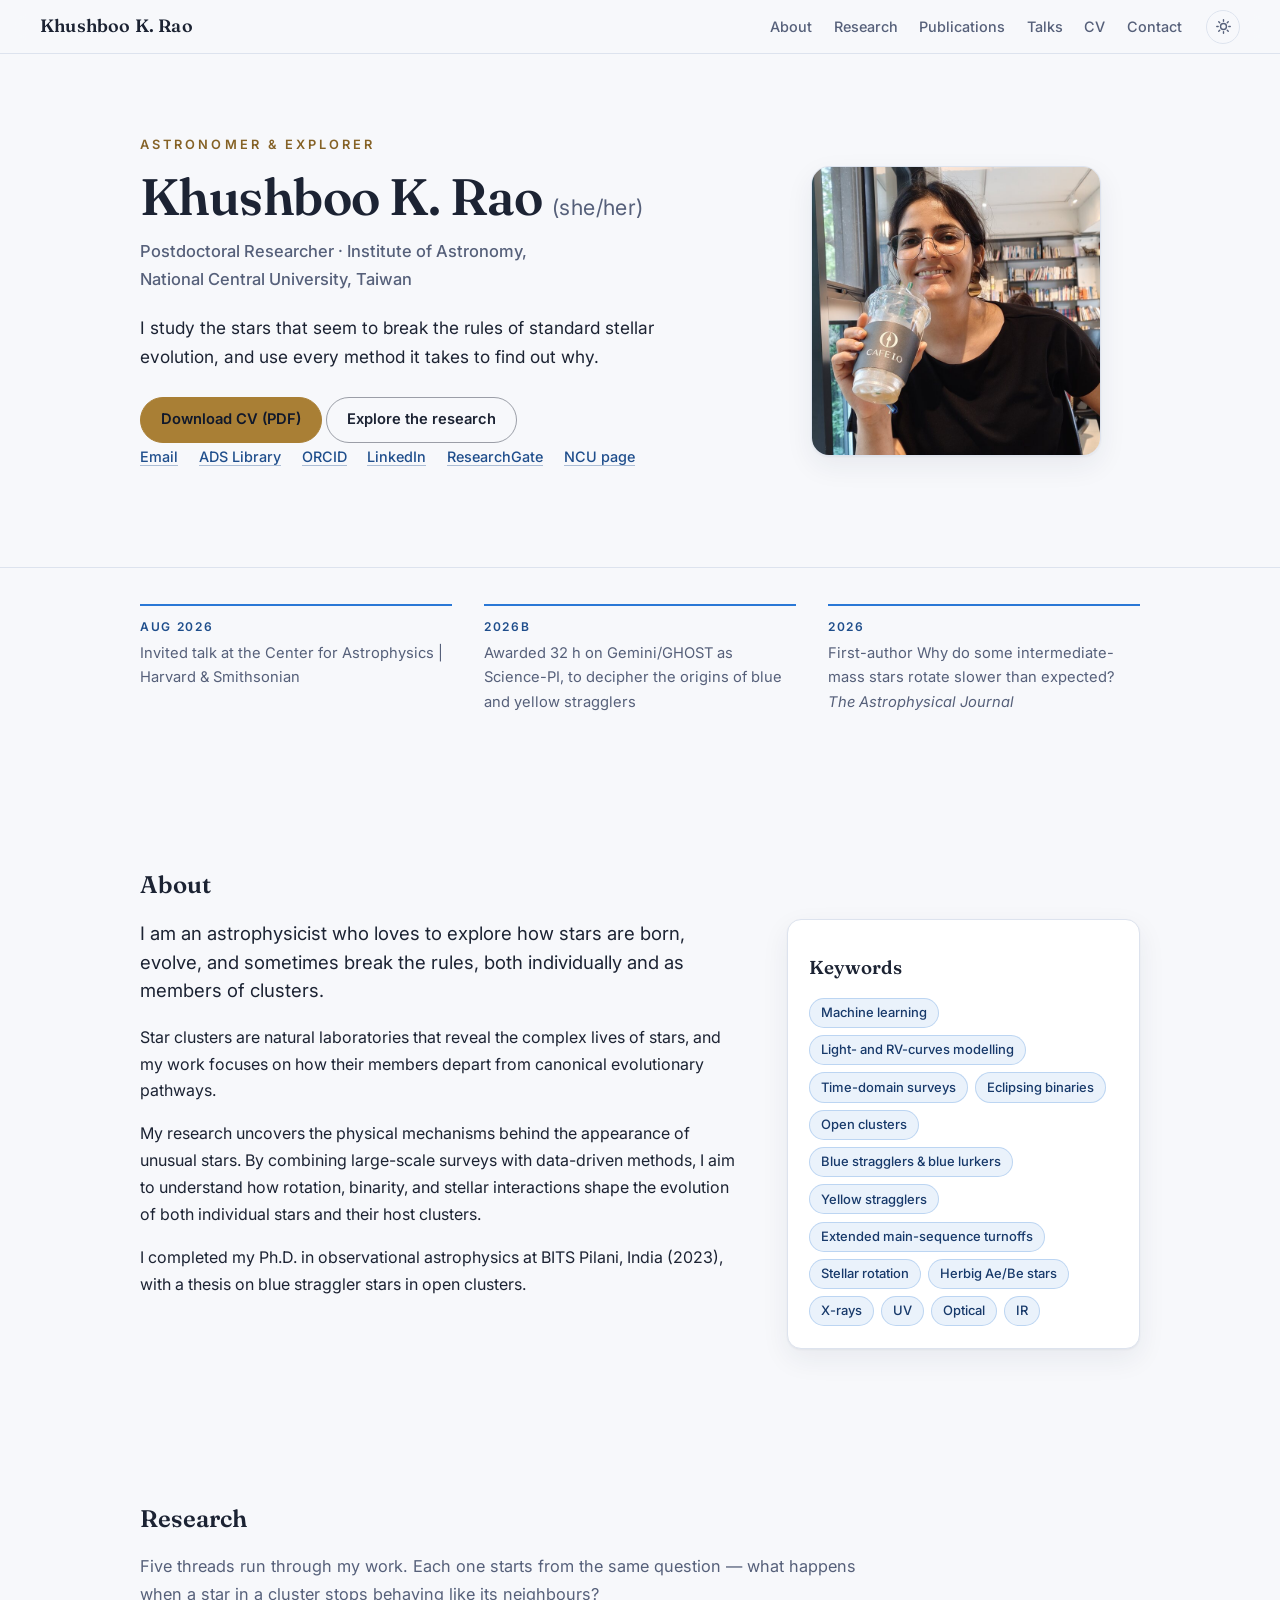
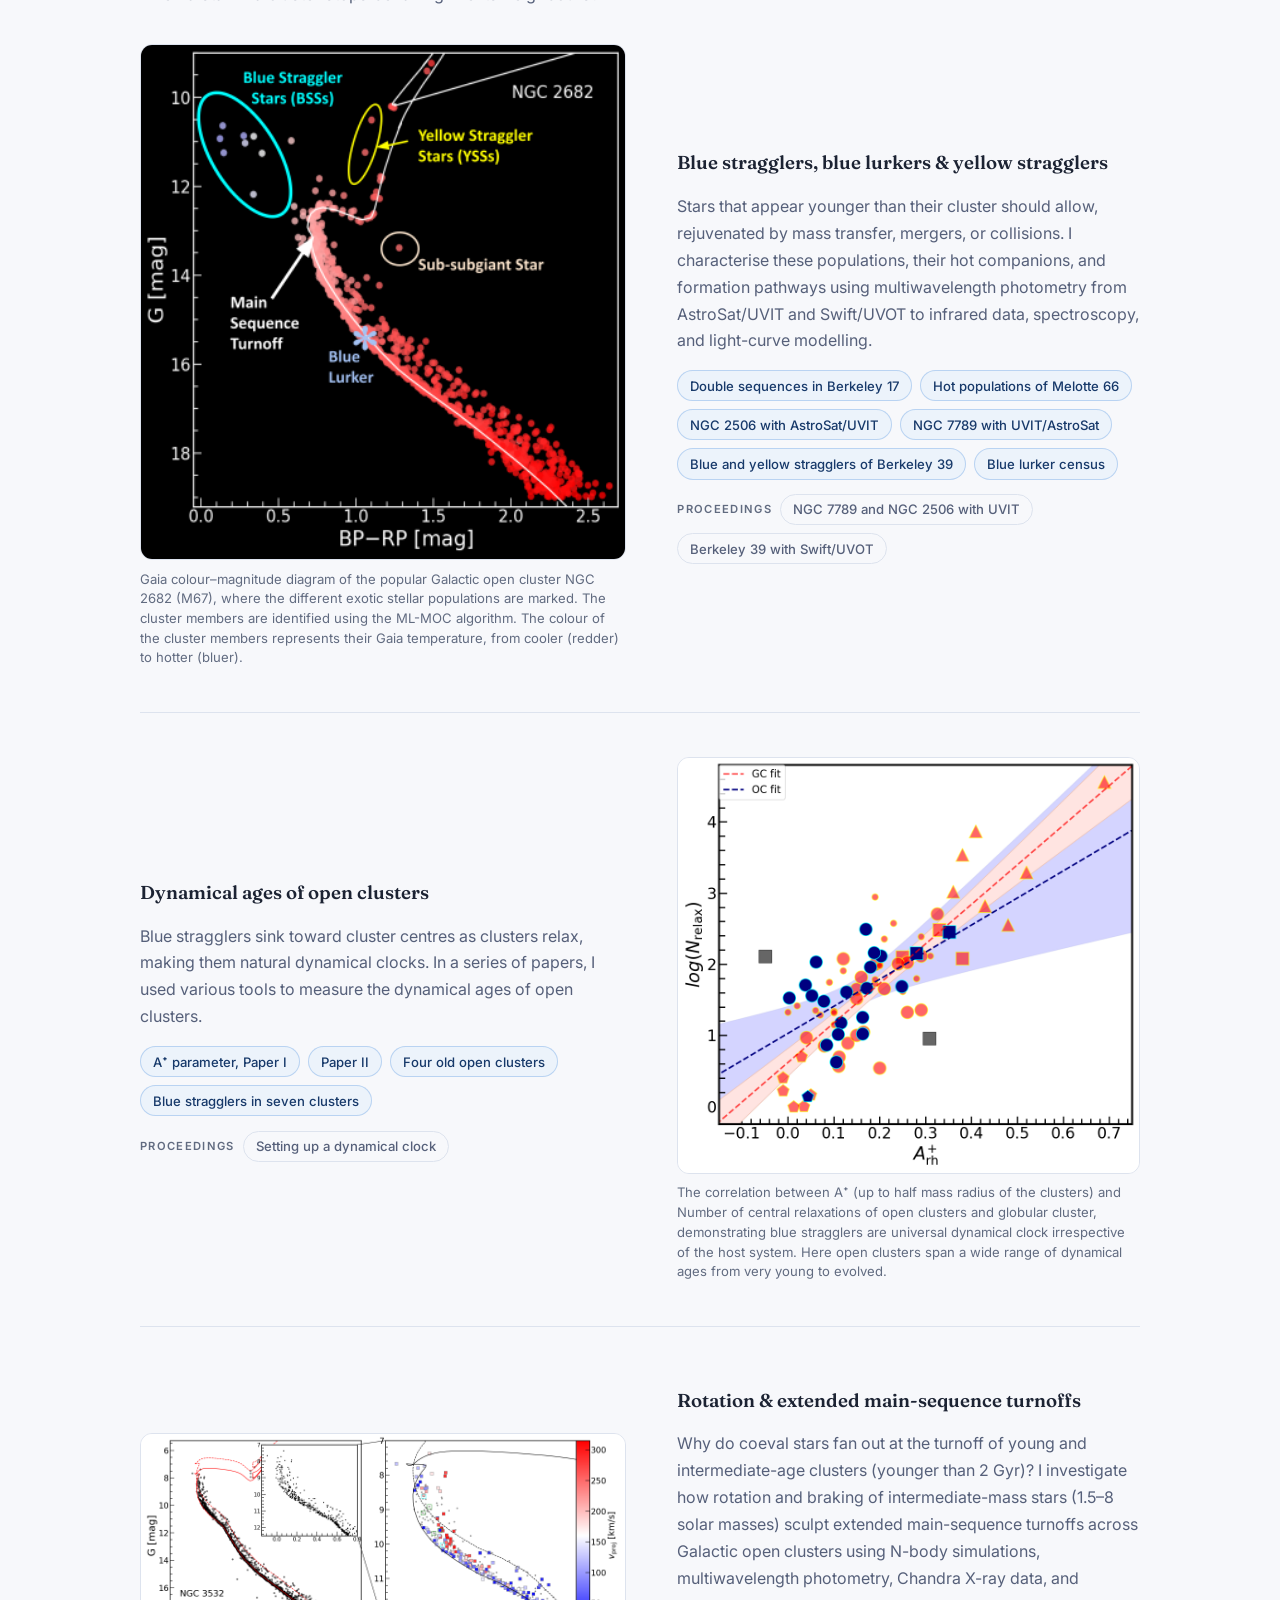
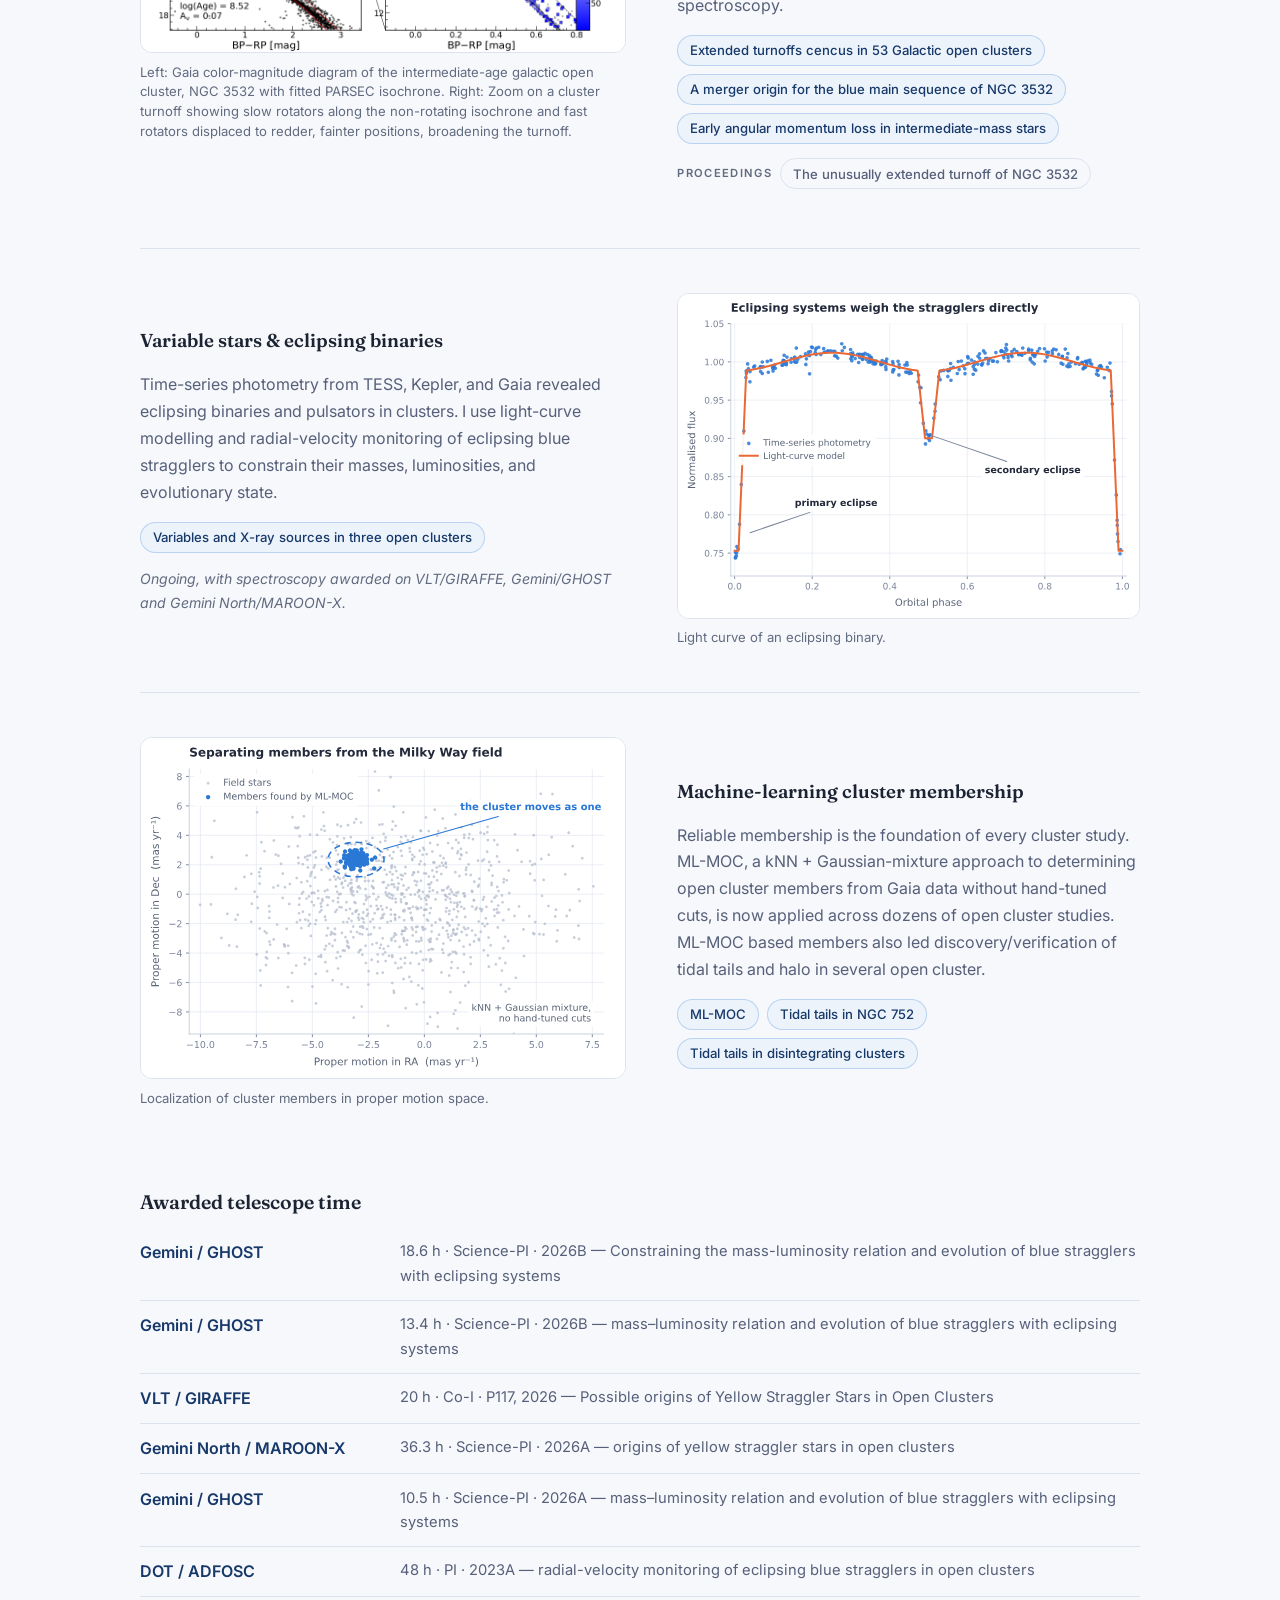
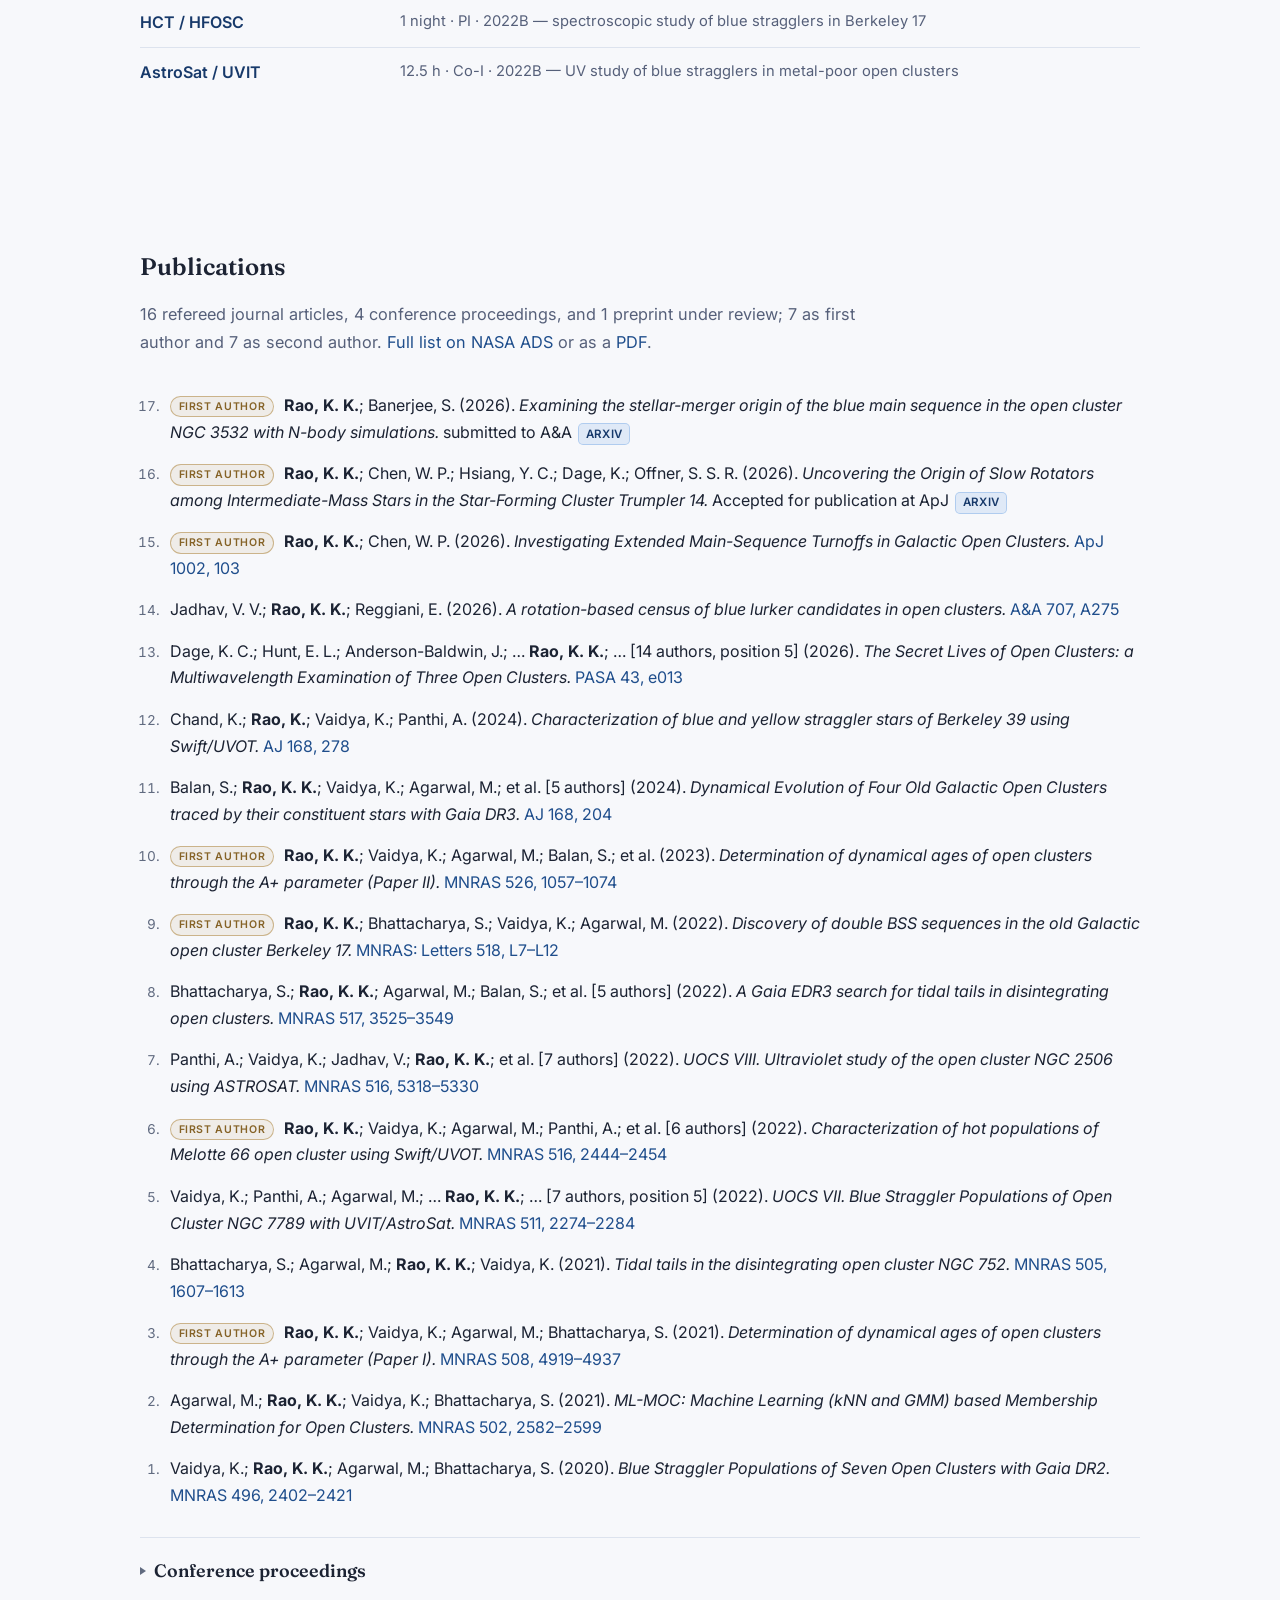
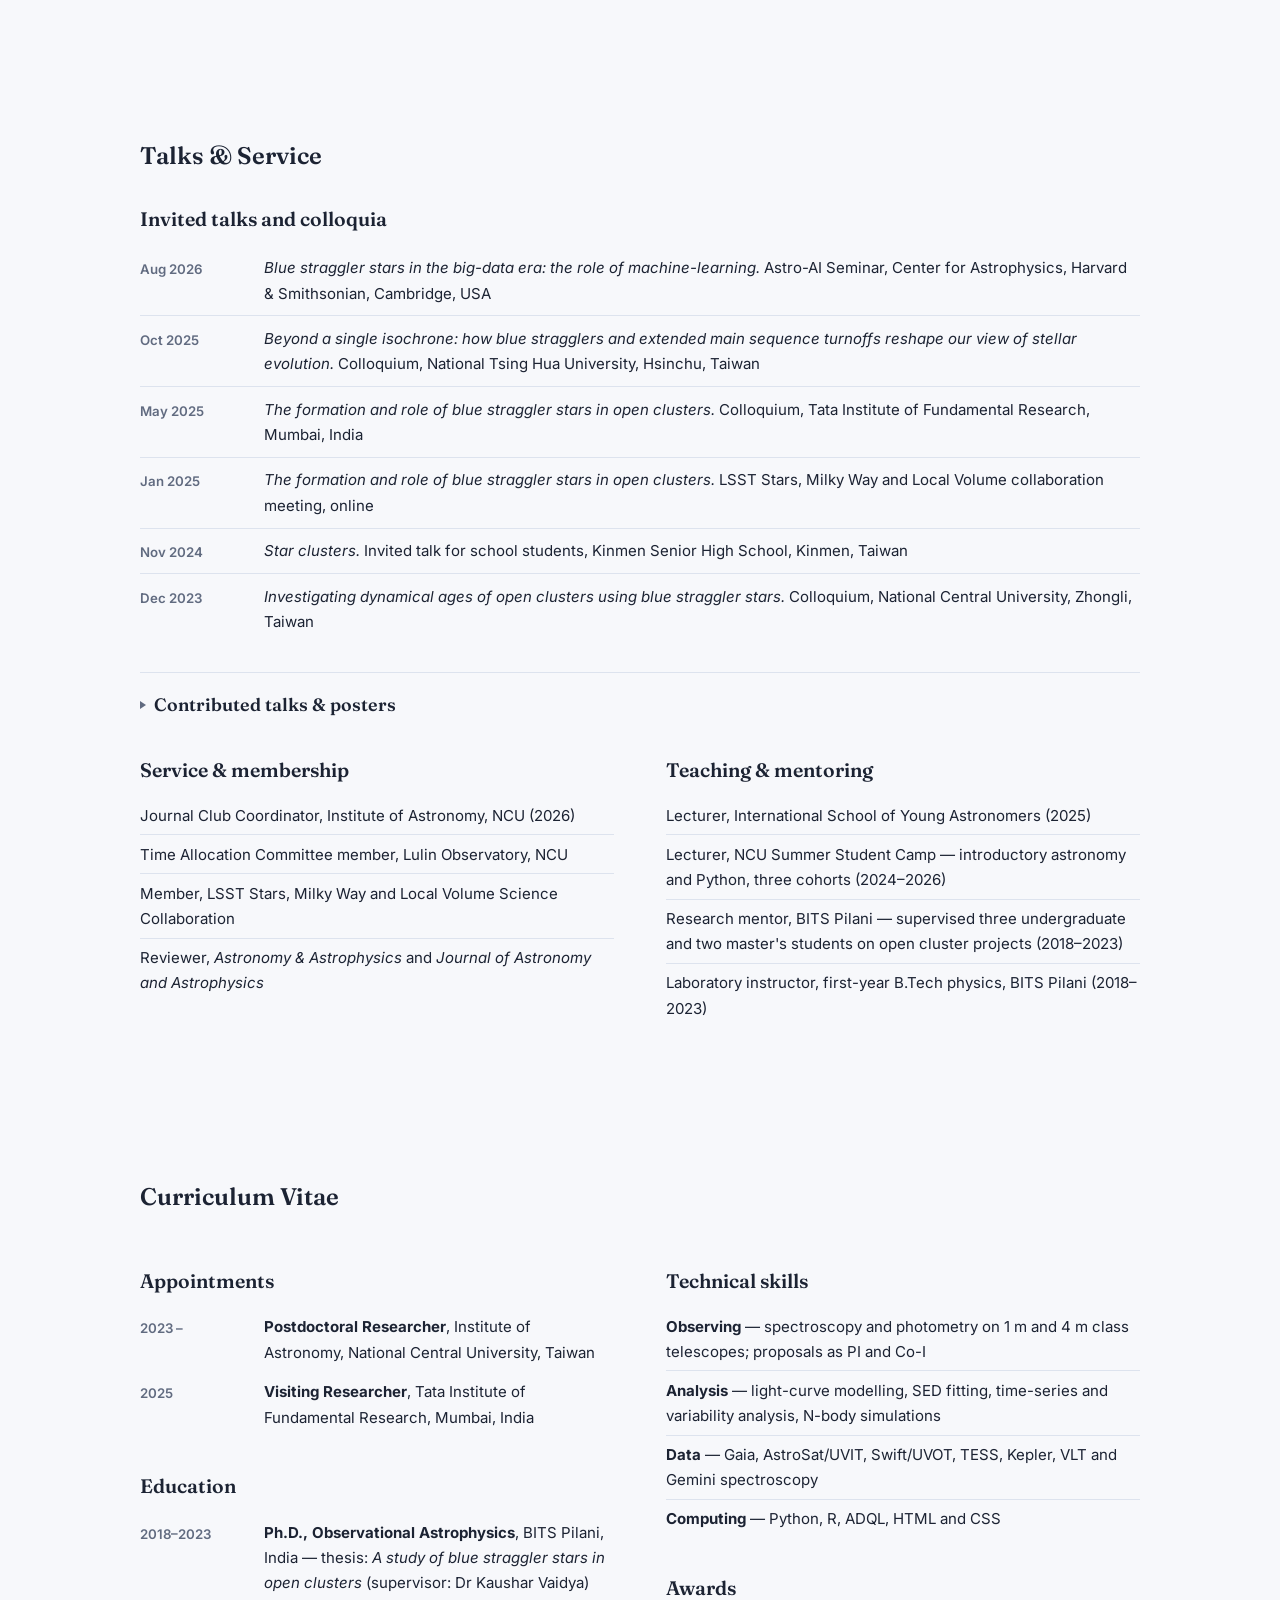
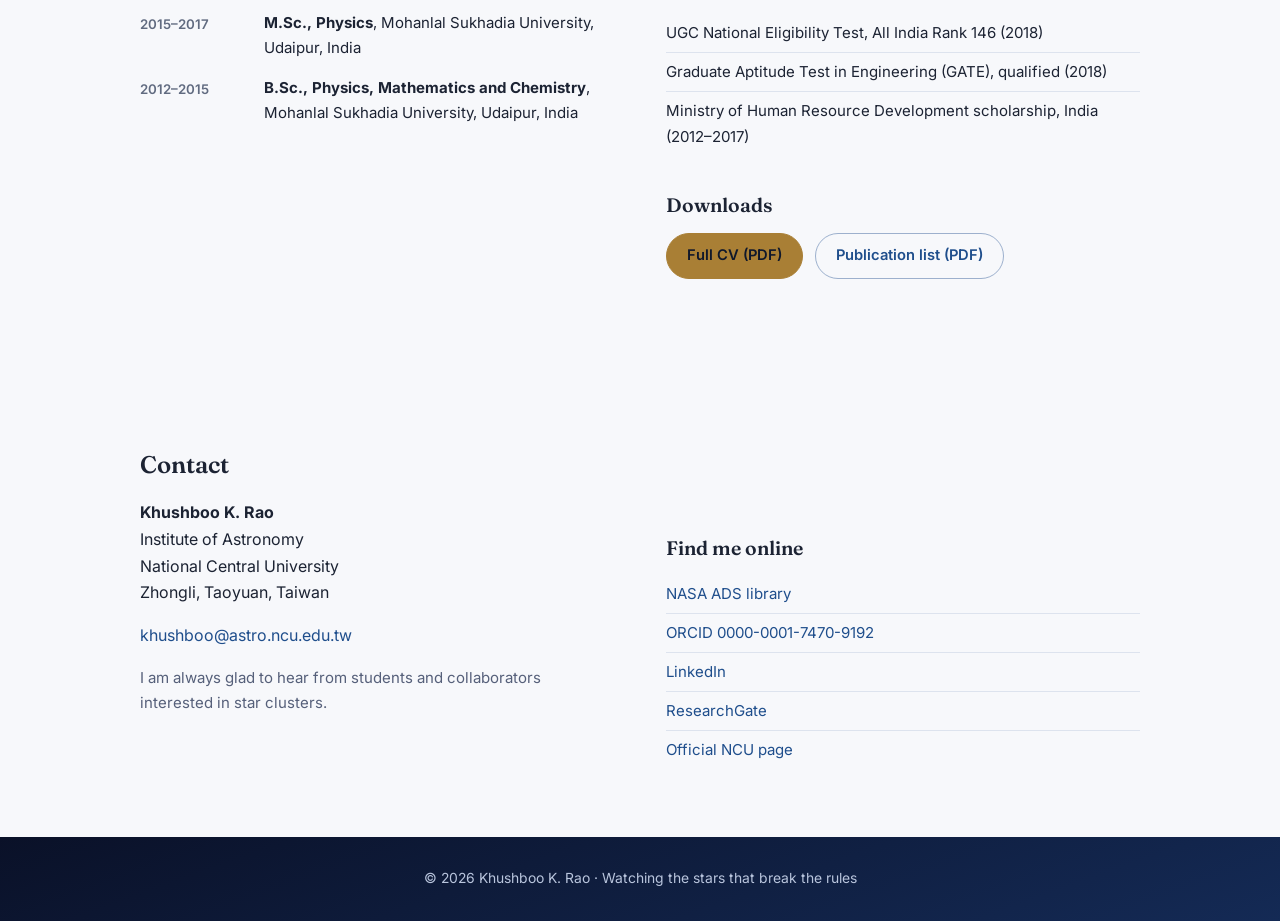
<file: index.html>
<!DOCTYPE html>
<html lang="en">

<head>
    <meta charset="UTF-8">
    <meta name="viewport" content="width=device-width, initial-scale=1.0">
    <title>Khushboo K. Rao — Astrophysicist</title>
    <meta name="description"
        content="Khushboo K. Rao is a postdoctoral researcher at the Institute of Astronomy, National Central University, Taiwan, studying blue stragglers, stellar rotation, and the dynamical evolution of open star clusters.">
    <meta property="og:title" content="Khushboo K. Rao — Astrophysicist">
    <meta property="og:description"
        content="Postdoctoral researcher studying unusual stellar populations in open clusters with photometry, spectroscopy, time-series data, and machine learning.">
    <meta property="og:type" content="website">
    <meta property="og:image" content="images/kk4.jpg">
    <link rel="icon"
        href="data:image/svg+xml,%3Csvg xmlns='http://www.w3.org/2000/svg' viewBox='0 0 100 100'%3E%3Ctext y='.9em' font-size='90'%3E%E2%9C%A6%3C/text%3E%3C/svg%3E">
    <link rel="preconnect" href="https://fonts.googleapis.com">
    <link rel="preconnect" href="https://fonts.gstatic.com" crossorigin>
    <link
        href="https://fonts.googleapis.com/css2?family=Fraunces:opsz,wght@9..144,400;9..144,500;9..144,600;9..144,700&family=Inter:wght@400;500;600&display=swap"
        rel="stylesheet">
    <link rel="stylesheet" href="css/style.css">
    <script>
        // Apply the saved colour scheme before first paint to avoid a flash.
        (function () {
            try {
                var t = localStorage.getItem("theme");
                if (t === "dark" || t === "light") document.documentElement.dataset.theme = t;
            } catch (e) { }
        })();
    </script>
</head>

<body>

    <a class="skip-link" href="#main">Skip to content</a>

    <header class="site-header">
        <a class="brand" href="#top">Khushboo K. Rao</a>
        <nav aria-label="Main navigation">
            <ul>
                <li><a href="#about">About</a></li>
                <li><a href="#research">Research</a></li>
                <li><a href="#publications">Publications</a></li>
                <li><a href="#talks">Talks</a></li>
                <li><a href="#cv">CV</a></li>
                <li><a href="#contact">Contact</a></li>
            </ul>
        </nav>
        <button class="theme-toggle" type="button" aria-label="Switch between light and dark theme">
            <span class="theme-toggle-icon" aria-hidden="true"></span>
        </button>
    </header>

    <main id="main">

        <!-- ============ HERO ============ -->
        <section class="hero" id="top">
            <div class="hero-inner">
                <div class="hero-text">
                    <p class="hero-kicker">Astronomer &amp; Explorer </p>
                    <h1>Khushboo K.&nbsp;Rao <span class="pronouns">(she/her)</span></h1>
                    <p class="hero-role">Postdoctoral Researcher · Institute of Astronomy,<br>
                        National Central University, Taiwan</p>
                    <p class="hero-tagline">
                        I study the stars that seem to break the rules of standard stellar
                        evolution, and use every method it takes to find out why.
                    </p>
                    <div class="hero-actions">
                        <a class="btn btn-primary" href="CV_Khushboo_K_Rao_2026.pdf">Download CV (PDF)</a>
                        <a class="btn btn-ghost" href="#research">Explore the research</a>
                    </div>
                    <ul class="hero-links">
                        <li><a href="mailto:khushboo@astro.ncu.edu.tw">Email</a></li>
                        <li><a href="https://ui.adsabs.harvard.edu/user/libraries/Nw-kWH2KRSO7cpqswQE3GQ">ADS
                                Library</a></li>
                        <li><a href="https://orcid.org/0000-0001-7470-9192">ORCID</a></li>
                        <li><a href="https://www.linkedin.com/in/khushboo-k-rao-787049225/">LinkedIn</a></li>
                        <li><a href="https://www.researchgate.net/profile/Khushboo-K-Rao">ResearchGate</a></li>
                        <li><a href="https://www.astro.ncu.edu.tw/people/researcher_bio_e.php?id=26">NCU page</a></li>
                    </ul>
                </div>
                <figure class="hero-photo">
                    <img src="images/kk4.jpg" alt="Portrait of Khushboo K. Rao"
                        width="760" height="760"> 
                </figure>
            </div>
        </section>

        <!-- ============ RECENT ============ -->
        <section class="recent" aria-label="Recent highlights">
            <ol class="recent-list">
                <li>
                    <span class="recent-date">Aug 2026</span>
                    <span class="recent-body">Invited talk at the Center for Astrophysics |
                        Harvard &amp; Smithsonian</span>
                </li>
                <li>
                    <span class="recent-date">2026B</span>
                    <span class="recent-body">Awarded 32 h on Gemini/GHOST as Science-PI,
                        to decipher the origins of blue and yellow stragglers</span>
                </li>
                <li>
                    <span class="recent-date">2026</span>
                    <span class="recent-body">First-author Why do some intermediate-mass stars rotate slower than expected? <em>The Astrophysical Journal</em></span>
                </li>
            </ol>
        </section>

        <!-- ============ ABOUT ============ -->
        <section id="about" class="section">
            <h2>About</h2>
            <div class="about-grid">
                <div class="about-prose">
                    <p class="lede">
                        I am an astrophysicist who loves to explore how stars are born, evolve, and
                        sometimes break the rules, both individually and as members of clusters.
                    </p>
                    <p>
                        Star clusters are natural laboratories that reveal the complex lives of
                        stars, and my work focuses on how their members depart from canonical
                        evolutionary pathways.
                    </p>
                    <p>
                        My research uncovers the physical mechanisms behind the appearance of unusual stars. By combining large-scale surveys
                        with data-driven methods, I aim to understand how rotation, binarity, and
                        stellar interactions shape the evolution of both individual stars and their
                        host clusters.
                    </p>
                    <p>
                        I completed my Ph.D. in observational astrophysics at BITS Pilani, India
                        (2023), with a thesis on blue straggler stars in open clusters.
                    </p>
                </div>
                <div class="keywords" aria-label="Research keywords">
                    <h3>Keywords</h3>
                    <ul>
                        <li>Machine learning</li>
                        <li>Light- and RV-curves modelling</li>
                        <li>Time-domain surveys</li>
                        <li>Eclipsing binaries</li>
                        <li>Open clusters</li>
                        <li>Blue stragglers &amp; blue lurkers</li>
                        <li>Yellow stragglers</li>
                        <li>Extended main-sequence turnoffs</li>
                        <li>Stellar rotation</li>
                        <li>Herbig Ae/Be stars</li>
                        <li>X-rays</li>
                        <li>UV</li>
                        <li>Optical</li>
                        <li>IR</li>
                    </ul>
                </div>
            </div>
        </section>

        <!-- ============ RESEARCH ============ -->
        <section id="research" class="section section-alt">
            <h2>Research</h2>
            <p class="section-lead">
                Five threads run through my work. Each one starts from the same question — what
                happens when a star in a cluster stops behaving like its neighbours?
            </p>

            <article class="research-item">
                <figure class="research-figure">
                    <picture>
                        <source data-dark srcset="images/figures/cluster_cmd.png"
                            media="(prefers-color-scheme: dark)">
                        <img src="images/figures/cluster_cmd.png" loading="lazy"
                            width="384" height="408"
                            alt="Gaia colour–magnitude diagram of the open cluster NGC 2682 (M67), with the blue stragglers, yellow stragglers, a blue lurker, a sub-subgiant star and the main-sequence turnoff labelled.">
                    </picture>
                    <figcaption>Gaia colour–magnitude diagram of the popular Galactic open cluster NGC 2682 (M67), where the different exotic stellar populations are marked. The cluster members are identified using the ML-MOC algorithm. The colour of the cluster members represents their Gaia temperature, from cooler (redder) to hotter (bluer).</figcaption>
                </figure>
                <div class="research-body">
                    <h3>Blue stragglers, blue lurkers &amp; yellow stragglers</h3>
                    <p>
                        Stars that appear younger than their cluster should allow, rejuvenated by
                        mass transfer, mergers, or collisions. I characterise these populations,
                        their hot companions, and formation pathways using multiwavelength
                        photometry from AstroSat/UVIT and Swift/UVOT to infrared data, spectroscopy,
                        and light-curve modelling.
                    </p>
                    <p class="research-links">
                        <a href="https://doi.org/10.1093/mnrasl/slac122">Double sequences in Berkeley 17</a>
                        <a href="https://doi.org/10.1093/mnras/stac2241">Hot populations of Melotte 66</a>
                        <a href="https://doi.org/10.1093/mnras/stac2421">NGC 2506 with AstroSat/UVIT</a>
                        <a href="https://doi.org/10.1093/mnras/stac207">NGC 7789 with UVIT/AstroSat</a>
                        <a href="https://doi.org/10.3847/1538-3881/ad85d2">Blue and yellow stragglers of
                            Berkeley 39</a>
                        <a href="https://doi.org/10.1051/0004-6361/202558188">Blue lurker census</a>
                    </p>
                    <p class="research-links research-links-conf">
                        <span class="research-links-label">Proceedings</span>
                        <a href="https://popups.uliege.be/0037-9565/index.php?id=11667">NGC 7789 and NGC 2506
                            with UVIT</a>
                        <a href="https://arxiv.org/abs/2308.06195">Berkeley 39 with Swift/UVOT</a>
                    </p>
                </div>
            </article>

            <article class="research-item">
                <figure class="research-figure">
                    <picture>
                        <source data-dark srcset="images/figures/A_plus_ref-vs-log_N_trc_paper_plot.png"
                            media="(prefers-color-scheme: dark)">
                        <img src="images/figures/A_plus_ref-vs-log_N_trc_paper_plot.png" loading="lazy"
                            alt="Cumulative radial distributions of blue stragglers and a reference population, with the area between the two curves shaded to show the A-plus parameter.">
                    </picture>
                    <figcaption>The correlation between A⁺ (up to half mass radius of the clusters) and Number of central relaxations of open clusters and globular cluster, demonstrating blue stragglers are universal dynamical clock irrespective of the host system. Here open clusters span a wide range of dynamical ages from very young to evolved.</figcaption>
                </figure>
                <div class="research-body">
                    <h3>Dynamical ages of open clusters</h3>
                    <p>
                        Blue stragglers sink toward cluster centres as clusters relax, making them
                        natural dynamical clocks. In a series of papers, I used various tools to measure the dynamical ages of open clusters.
                    </p>
                    <p class="research-links">
                        <a href="https://doi.org/10.1093/mnras/stab2894">A⁺ parameter, Paper I</a>
                        <a href="https://doi.org/10.1093/mnras/stad2587">Paper II</a>
                        <a href="https://doi.org/10.3847/1538-3881/ad7a72">Four old open clusters</a>
                        <a href="https://doi.org/10.1093/mnras/staa1667">Blue stragglers in seven
                            clusters</a>
                    </p>
                    <p class="research-links research-links-conf">
                        <span class="research-links-label">Proceedings</span>
                        <a href="https://popups.uliege.be/0037-9565/index.php?id=11676">Setting up a
                            dynamical clock</a>
                    </p>
                </div>
            </article>

            <article class="research-item">
                <figure class="research-figure">
                    <picture>
                        <source data-dark srcset="images/figures/NGC_3532_DR_corr_CMD_inset_multiplot.png"
                            media="(prefers-color-scheme: dark)">
                        <img src="images/figures/NGC_3532_DR_corr_CMD_inset_multiplot.png" loading="lazy"
                            alt="Left: Gaia color-magnitude diagram of the intermediate-age galactic open cluster, NGC 3532 with fitted PARSEC isochrone. Right: Zoom on a cluster turnoff showing slow rotators along the non-rotating isochrone and fast rotators displaced to redder, fainter positions, broadening the turnoff.">
                    </picture>
                    <figcaption>Left: Gaia color-magnitude diagram of the intermediate-age galactic open cluster, NGC 3532 with fitted PARSEC isochrone. Right: Zoom on a cluster turnoff showing slow rotators along the non-rotating isochrone and fast rotators displaced to redder, fainter positions, broadening the turnoff.</figcaption>
                </figure>
                <div class="research-body">
                    <h3>Rotation &amp; extended main-sequence turnoffs</h3>
                    <p>
                        Why do coeval stars fan out at the turnoff of young and intermediate-age
                        clusters (younger than 2 Gyr)? I investigate how rotation and braking of
                        intermediate-mass stars (1.5–8 solar masses) sculpt extended main-sequence
                        turnoffs across Galactic open clusters using N-body simulations,
                        multiwavelength photometry, Chandra X-ray data, and spectroscopy.
                    </p>
                    <p class="research-links">
                        <a href="https://doi.org/10.3847/1538-4357/ae5b9e">Extended turnoffs cencus in 53 Galactic open
                            clusters</a>
                        <a href="https://arxiv.org/abs/2607.18681">A merger origin for the blue main
                            sequence of NGC 3532</a>
			<a href="https://arxiv.org/abs/2609.11053"> Early angular momentum loss in intermediate-mass stars</a>
                    </p>
                    <p class="research-links research-links-conf">
                        <span class="research-links-label">Proceedings</span>
                        <a href="https://arxiv.org/abs/2512.05458">The unusually extended turnoff of
                            NGC 3532</a>
                    </p>
                </div>
            </article>

            <article class="research-item">
                <figure class="research-figure">
                    <picture>
                        <source data-dark srcset="images/figures/eclipse-dark.svg"
                            media="(prefers-color-scheme: dark)">
                        <img src="images/figures/eclipse-light.svg" loading="lazy"
                            alt="Phase-folded light curve of an eclipsing binary showing a deep primary eclipse, a shallower secondary eclipse, and a fitted model.">
                    </picture>
                    <figcaption>Light curve of an eclipsing binary.</figcaption>
                </figure>
                <div class="research-body">
                    <h3>Variable stars &amp; eclipsing binaries</h3>
                    <p>
                        Time-series photometry from TESS, Kepler, and Gaia revealed eclipsing
                        binaries and pulsators in clusters. I use light-curve modelling and
                        radial-velocity monitoring of eclipsing blue stragglers to constrain their
                        masses, luminosities, and evolutionary state.
                    </p>
                    <p class="research-links">
                        <a href="https://doi.org/10.1017/pasa.2026.10150">Variables and X-ray sources in
                            three open clusters</a>
                    </p>
                    <p class="research-note">
                        Ongoing, with spectroscopy awarded on VLT/GIRAFFE, Gemini/GHOST and
                        Gemini North/MAROON-X.
                    </p>
                </div>
            </article>

            <article class="research-item">
                <figure class="research-figure">
                    <picture>
                        <source data-dark srcset="images/figures/membership-dark.svg"
                            media="(prefers-color-scheme: dark)">
                        <img src="images/figures/membership-light.svg" loading="lazy"
                            alt="Proper-motion diagram in which a tight clump of cluster members is separated from a broad scatter of Milky Way field stars.">
                    </picture>
                    <figcaption>Localization of cluster members in proper motion space.
                    </figcaption>
                </figure>
                <div class="research-body">
                    <h3>Machine-learning cluster membership</h3>
                    <p>
                        Reliable membership is the foundation of every cluster study. ML-MOC, a
                        kNN + Gaussian-mixture approach to determining open cluster members from
                        Gaia data without hand-tuned cuts, is now applied across dozens of open cluster
                        studies. ML-MOC based members also led discovery/verification of tidal
                        tails and halo in several open cluster.
                    </p>
                    <p class="research-links">
                        <a href="https://doi.org/10.1093/mnras/stab118">ML-MOC</a>
                        <a href="https://doi.org/10.1093/mnras/stab1404">Tidal tails in NGC 752</a>
                        <a href="https://doi.org/10.1093/mnras/stac2906">Tidal tails in disintegrating
                            clusters</a>
                    </p>
                </div>
            </article>

            <h3 class="subheading">Awarded telescope time</h3>
            <ul class="telescope-list">
                <li>
                    <span class="tel-facility">Gemini / GHOST</span>
                    <span class="tel-detail">18.6 h · Science-PI · 2026B — Constraining the mass-luminosity relation and evolution of blue stragglers with eclipsing systems </span>
                </li>
                <li>
                    <span class="tel-facility">Gemini / GHOST</span>
                    <span class="tel-detail">13.4 h · Science-PI · 2026B — mass–luminosity relation and evolution of
                        blue stragglers with eclipsing systems</span>
                </li>
                <li>
                    <span class="tel-facility">VLT / GIRAFFE</span>
                    <span class="tel-detail">20 h · Co-I · P117, 2026 — Possible origins of Yellow Straggler Stars in Open Clusters </span>
                </li>
                <li>
                    <span class="tel-facility">Gemini North / MAROON-X</span>
                    <span class="tel-detail">36.3 h · Science-PI · 2026A — origins of yellow straggler stars in open
                        clusters</span>
                </li>
                <li>
                    <span class="tel-facility">Gemini / GHOST</span>
                    <span class="tel-detail">10.5 h · Science-PI · 2026A — mass–luminosity relation and evolution of
                        blue stragglers with eclipsing systems</span>
                </li>
                <li>
                    <span class="tel-facility">DOT / ADFOSC</span>
                    <span class="tel-detail">48 h · PI · 2023A — radial-velocity monitoring of eclipsing blue
                        stragglers in open clusters</span>
                </li>
                <li>
                    <span class="tel-facility">HCT / HFOSC</span>
                    <span class="tel-detail">1 night · PI · 2022B — spectroscopic study of blue stragglers in
                        Berkeley 17</span>
                </li>
                <li>
                    <span class="tel-facility">AstroSat / UVIT</span>
                    <span class="tel-detail">12.5 h · Co-I · 2022B — UV study of blue stragglers in metal-poor open
                        clusters</span>
                </li>
            </ul>
        </section>

        <!-- ============ PUBLICATIONS ============ -->
        <section id="publications" class="section">
            <h2>Publications</h2>
            <p class="section-lead">
                16 refereed journal articles, 4 conference proceedings, and 1 preprint under
                review; 7 as first author and 7 as second author.
                <a href="https://ui.adsabs.harvard.edu/user/libraries/Nw-kWH2KRSO7cpqswQE3GQ">Full list on NASA ADS</a>
                or as a <a href="Khushboo_List_of_Publications.pdf">PDF</a>.
            </p>

            <ol class="publist" reversed>
                <li><span class="firstauthor-badge">first author</span>
                    <strong>Rao, K. K.</strong>; Banerjee, S. (2026).
                    <em>Examining the stellar-merger origin of the blue main sequence in the open cluster
                        NGC 3532 with N-body simulations.</em>
                    submitted to A&A <a class="pub-link" href="https://arxiv.org/abs/2607.18681">arXiv</a>
                </li>
		<li><span class="firstauthor-badge">first author</span>
                    <strong>Rao, K. K.</strong>; Chen, W. P.; Hsiang, Y. C.; Dage, K.; Offner, S. S. R. (2026).
                    <em>Uncovering the Origin of Slow Rotators among Intermediate-Mass Stars in the Star-Forming Cluster Trumpler 14.</em>
                    Accepted for publication at ApJ <a class="pub-link" href="https://arxiv.org/abs/2609.11053">arXiv</a>
                </li>
                <li><span class="firstauthor-badge">first author</span>
                    <strong>Rao, K. K.</strong>; Chen, W. P. (2026).
                    <em>Investigating Extended Main-Sequence Turnoffs in Galactic Open Clusters.</em>
                    <a href="https://doi.org/10.3847/1538-4357/ae5b9e">ApJ 1002, 103</a>
                </li>
                <li>Jadhav, V. V.; <strong>Rao, K. K.</strong>; Reggiani, E. (2026).
                    <em>A rotation-based census of blue lurker candidates in open clusters.</em>
                    <a href="https://doi.org/10.1051/0004-6361/202558188">A&amp;A 707, A275</a>
                </li>
                <li>Dage, K. C.; Hunt, E. L.; Anderson-Baldwin, J.; … <strong>Rao, K. K.</strong>; …
                    [14 authors, position 5] (2026).
                    <em>The Secret Lives of Open Clusters: a Multiwavelength Examination of Three Open
                        Clusters.</em> <a href="https://doi.org/10.1017/pasa.2026.10150">PASA 43, e013</a>
                </li>
                <li>Chand, K.; <strong>Rao, K.</strong>; Vaidya, K.; Panthi, A. (2024).
                    <em>Characterization of blue and yellow straggler stars of Berkeley 39 using
                        Swift/UVOT.</em> <a href="https://doi.org/10.3847/1538-3881/ad85d2">AJ 168, 278</a>
                </li>
                <li>Balan, S.; <strong>Rao, K. K.</strong>; Vaidya, K.; Agarwal, M.; et al. [5 authors] (2024).
                    <em>Dynamical Evolution of Four Old Galactic Open Clusters traced by their constituent
                        stars with Gaia DR3.</em> <a href="https://doi.org/10.3847/1538-3881/ad7a72">AJ 168, 204</a>
                </li>
                <li><span class="firstauthor-badge">first author</span>
                    <strong>Rao, K. K.</strong>; Vaidya, K.; Agarwal, M.; Balan, S.; et al. (2023).
                    <em>Determination of dynamical ages of open clusters through the A+ parameter
                        (Paper II).</em> <a href="https://doi.org/10.1093/mnras/stad2587">MNRAS 526, 1057–1074</a>
                </li>
                <li><span class="firstauthor-badge">first author</span>
                    <strong>Rao, K. K.</strong>; Bhattacharya, S.; Vaidya, K.; Agarwal, M. (2022).
                    <em>Discovery of double BSS sequences in the old Galactic open cluster
                        Berkeley 17.</em> <a href="https://doi.org/10.1093/mnrasl/slac122">MNRAS: Letters 518, L7–L12</a>
                </li>
                <li>Bhattacharya, S.; <strong>Rao, K. K.</strong>; Agarwal, M.; Balan, S.; et al. [5 authors] (2022).
                    <em>A Gaia EDR3 search for tidal tails in disintegrating open clusters.</em>
                    <a href="https://doi.org/10.1093/mnras/stac2906">MNRAS 517, 3525–3549</a>
                </li>
                <li>Panthi, A.; Vaidya, K.; Jadhav, V.; <strong>Rao, K. K.</strong>; et al. [7 authors] (2022).
                    <em>UOCS VIII. Ultraviolet study of the open cluster NGC 2506 using ASTROSAT.</em>
                    <a href="https://doi.org/10.1093/mnras/stac2421">MNRAS 516, 5318–5330</a>
                </li>
                <li><span class="firstauthor-badge">first author</span>
                    <strong>Rao, K. K.</strong>; Vaidya, K.; Agarwal, M.; Panthi, A.; et al. [6 authors] (2022).
                    <em>Characterization of hot populations of Melotte 66 open cluster using
                        Swift/UVOT.</em> <a href="https://doi.org/10.1093/mnras/stac2241">MNRAS 516, 2444–2454</a>
                </li>
                <li>Vaidya, K.; Panthi, A.; Agarwal, M.; … <strong>Rao, K. K.</strong>; … [7 authors, position 5]
                    (2022).
                    <em>UOCS VII. Blue Straggler Populations of Open Cluster NGC 7789 with
                        UVIT/AstroSat.</em> <a href="https://doi.org/10.1093/mnras/stac207">MNRAS 511, 2274–2284</a>
                </li>
                <li>Bhattacharya, S.; Agarwal, M.; <strong>Rao, K. K.</strong>; Vaidya, K. (2021).
                    <em>Tidal tails in the disintegrating open cluster NGC 752.</em>
                    <a href="https://doi.org/10.1093/mnras/stab1404">MNRAS 505, 1607–1613</a>
                </li>
                <li><span class="firstauthor-badge">first author</span>
                    <strong>Rao, K. K.</strong>; Vaidya, K.; Agarwal, M.; Bhattacharya, S. (2021).
                    <em>Determination of dynamical ages of open clusters through the A+ parameter
                        (Paper I).</em> <a href="https://doi.org/10.1093/mnras/stab2894">MNRAS 508, 4919–4937</a>
                </li>
                <li>Agarwal, M.; <strong>Rao, K. K.</strong>; Vaidya, K.; Bhattacharya, S. (2021).
                    <em>ML-MOC: Machine Learning (kNN and GMM) based Membership Determination for Open
                        Clusters.</em> <a href="https://doi.org/10.1093/mnras/stab118">MNRAS 502, 2582–2599</a>
                </li>
                <li>Vaidya, K.; <strong>Rao, K. K.</strong>; Agarwal, M.; Bhattacharya, S. (2020).
                    <em>Blue Straggler Populations of Seven Open Clusters with Gaia DR2.</em>
                    <a href="https://doi.org/10.1093/mnras/staa1667">MNRAS 496, 2402–2421</a>
                </li>
            </ol>

            <details class="pub-details">
                <summary><span class="summary-label">Conference proceedings</span></summary>
                <ol class="publist" reversed>
                    <li><strong>Rao, K. K.</strong>; Chen, W. (2025).
                        <em>Investigating Unusually Extended Main Sequence Turnoff of the Galactic Open
                            Cluster NGC 3532.</em> IAU MODEST conference, submitted
                        <a class="pub-link" href="https://arxiv.org/abs/2512.05458">arXiv</a>
                    </li>
                    <li>Vaidya K.; et al. (2024).
                        <em>Blue straggler stars of NGC 7789 and NGC 2506 using AstroSat/UVIT.</em>
                        <a href="https://popups.uliege.be/0037-9565/index.php?id=11667">Bulletin de la
                            Société Royale des Sciences de Liège 93, 250–261</a>
                    </li>
                    <li><strong>Rao, K. K.</strong>; et al. (2024).
                        <em>Blue straggler stars: setting up a dynamical clock for open clusters.</em>
                        <a href="https://popups.uliege.be/0037-9565/index.php?id=11676">Bulletin de la
                            Société Royale des Sciences de Liège 93</a>
                    </li>
                    <li>Chand, K.; <strong>Rao, K. K.</strong>; Vaidya, K.; Panthi, A. (2023).
                        <em>Hot Stellar Populations of Berkeley 39 using Swift/UVOT.</em>
                        Bulletin de la Société Royale des Sciences de Liège, 262–272 (2024)
                        <a class="pub-link" href="https://arxiv.org/abs/2308.06195">arXiv</a>
                    </li>
                </ol>
            </details>
        </section>

        <!-- ============ TALKS ============ -->
        <section id="talks" class="section section-alt">
            <h2>Talks &amp; Service</h2>

            <h3 class="subheading">Invited talks and colloquia</h3>
            <ul class="talk-list">
                <li>
                    <span class="talk-date">Aug 2026</span>
                    <span class="talk-body"><em>Blue straggler stars in the big-data era: the role of
                            machine-learning.</em> Astro-AI Seminar, Center for Astrophysics,
                        Harvard &amp; Smithsonian, Cambridge, USA</span>
                </li>
                <li>
                    <span class="talk-date">Oct 2025</span>
                    <span class="talk-body"><em>Beyond a single isochrone: how blue stragglers and extended
                            main sequence turnoffs reshape our view of stellar evolution.</em>
                        Colloquium, National Tsing Hua University, Hsinchu, Taiwan</span>
                </li>
                <li>
                    <span class="talk-date">May 2025</span>
                    <span class="talk-body"><em>The formation and role of blue straggler stars in open
                            clusters.</em> Colloquium, Tata Institute of Fundamental Research, Mumbai,
                        India</span>
                </li>
                <li>
                    <span class="talk-date">Jan 2025</span>
                    <span class="talk-body"><em>The formation and role of blue straggler stars in open
                            clusters.</em> LSST Stars, Milky Way and Local Volume collaboration meeting,
                        online</span>
                </li>
                <li>
                    <span class="talk-date">Nov 2024</span>
                    <span class="talk-body"><em>Star clusters.</em> Invited talk for school students,
                        Kinmen Senior High School, Kinmen, Taiwan</span>
                </li>
                <li>
                    <span class="talk-date">Dec 2023</span>
                    <span class="talk-body"><em>Investigating dynamical ages of open clusters using blue
                            straggler stars.</em> Colloquium, National Central University, Zhongli,
                        Taiwan</span>
                </li>
            </ul>

            <details class="pub-details">
                <summary><span class="summary-label">Contributed talks &amp; posters</span></summary>
                <ul class="talk-list">
                    <li>
                        <span class="talk-date">May 2026</span>
                        <span class="talk-body"><em>Unravelling formation mechanisms of stragglers in open
                                clusters.</em> 44th Meeting of the Astronomical Society of India</span>
                    </li>
                    <li>
                        <span class="talk-date">May 2026</span>
                        <span class="talk-body"><em>Early spin down pathways of intermediate-mass stars in the
                                star-forming cluster Trumpler 14.</em> Asia-Pacific Regional IAU Meeting,
                            Hong Kong</span>
                    </li>
                    <li>
                        <span class="talk-date">Feb 2026</span>
                        <span class="talk-body"><em>Role of high cadence TAOS II time series photometric data in
                                the variability study of open clusters and their exotic populations.</em>
                            TAOS II Workshop, National Central University, Taiwan</span>
                    </li>
                    <li>
                        <span class="talk-date">Jan 2026</span>
                        <span class="talk-body"><em>When fast turns slow: unravelling the rotation puzzle in the
                                young open cluster Trumpler 14.</em> Annual Meeting of the Physical Society
                            of Taiwan, National Chung Cheng University</span>
                    </li>
                    <li>
                        <span class="talk-date">Jan 2025</span>
                        <span class="talk-body"><em>Investigating unusually extended main sequence turnoffs in
                                Galactic open clusters.</em> Annual Meeting of the Physical Society of
                            Taiwan, National Sun Yat-sen University</span>
                    </li>
                    <li>
                        <span class="talk-date">May 2024</span>
                        <span class="talk-body"><em>Detection of hot white dwarf companions of blue stragglers
                                and blue lurkers in Berkeley 31 and Melotte 66.</em> Scientific Assembly of
                            the Astronomical Society of the Republic of China</span>
                    </li>
                    <li>
                        <span class="talk-date">2019–2025</span>
                        <span class="talk-body">Posters at IAU MODEST-25 (Seoul), MODEST-24 (Warsaw), 3rd BINA
                            Workshop (Bhimtal), Gaia Symposium: DR3 and Beyond (Bengaluru), and the
                            37th–40th Annual Meetings of the Astronomical Society of India</span>
                    </li>
                </ul>
            </details>

            <div class="service-grid">
                <div>
                    <h3 class="subheading">Service &amp; membership</h3>
                    <ul class="plain-list">
                        <li>Journal Club Coordinator, Institute of Astronomy, NCU (2026)</li>
                        <li>Time Allocation Committee member, Lulin Observatory, NCU</li>
                        <li>Member, LSST Stars, Milky Way and Local Volume Science Collaboration</li>
                        <li>Reviewer, <em>Astronomy &amp; Astrophysics</em> and
                            <em>Journal of Astronomy and Astrophysics</em></li>
                    </ul>
                </div>
                <div>
                    <h3 class="subheading">Teaching &amp; mentoring</h3>
                    <ul class="plain-list">
                        <li>Lecturer, International School of Young Astronomers (2025)</li>
                        <li>Lecturer, NCU Summer Student Camp — introductory astronomy and Python,
                            three cohorts (2024–2026)</li>
                        <li>Research mentor, BITS Pilani — supervised three undergraduate and two
                            master's students on open cluster projects (2018–2023)</li>
                        <li>Laboratory instructor, first-year B.Tech physics, BITS Pilani
                            (2018–2023)</li>
                    </ul>
                </div>
            </div>
        </section>

        <!-- ============ CV ============ -->
        <section id="cv" class="section">
            <h2>Curriculum Vitae</h2>
            <div class="cv-grid">
                <div>
                    <h3 class="subheading">Appointments</h3>
                    <ul class="timeline">
                        <li>
                            <span class="tl-date">2023 –</span>
                            <span class="tl-body"><strong>Postdoctoral Researcher</strong>, Institute of
                                Astronomy, National Central University, Taiwan</span>
                        </li>
                        <li>
                            <span class="tl-date">2025</span>
                            <span class="tl-body"><strong>Visiting Researcher</strong>, Tata Institute of
                                Fundamental Research, Mumbai, India</span>
                        </li>
                    </ul>
                    <h3 class="subheading">Education</h3>
                    <ul class="timeline">
                        <li>
                            <span class="tl-date">2018–2023</span>
                            <span class="tl-body"><strong>Ph.D., Observational Astrophysics</strong>,
                                BITS Pilani, India — thesis: <em>A study of blue straggler stars in open
                                    clusters</em> (supervisor: Dr Kaushar Vaidya)</span>
                        </li>
                        <li>
                            <span class="tl-date">2015–2017</span>
                            <span class="tl-body"><strong>M.Sc., Physics</strong>, Mohanlal Sukhadia
                                University, Udaipur, India</span>
                        </li>
                        <li>
                            <span class="tl-date">2012–2015</span>
                            <span class="tl-body"><strong>B.Sc., Physics, Mathematics and
                                    Chemistry</strong>, Mohanlal Sukhadia University, Udaipur, India</span>
                        </li>
                    </ul>
                </div>
                <div>
                    <h3 class="subheading">Technical skills</h3>
                    <ul class="plain-list">
                        <li><strong>Observing</strong> — spectroscopy and photometry on 1 m and 4 m
                            class telescopes; proposals as PI and Co-I</li>
                        <li><strong>Analysis</strong> — light-curve modelling, SED fitting,
                            time-series and variability analysis, N-body simulations</li>
                        <li><strong>Data</strong> — Gaia, AstroSat/UVIT, Swift/UVOT, TESS, Kepler,
                            VLT and Gemini spectroscopy</li>
                        <li><strong>Computing</strong> — Python, R, ADQL, HTML and CSS</li>
                    </ul>
                    <h3 class="subheading">Awards</h3>
                    <ul class="plain-list">
                        <li>UGC National Eligibility Test, All India Rank 146 (2018)</li>
                        <li>Graduate Aptitude Test in Engineering (GATE), qualified (2018)</li>
                        <li>Ministry of Human Resource Development scholarship, India (2012–2017)</li>
                    </ul>
                    <h3 class="subheading">Downloads</h3>
                    <p class="cv-downloads">
                        <a class="btn btn-primary" href="CV_Khushboo_K_Rao_2026.pdf">Full CV (PDF)</a>
                        <a class="btn btn-ghost" href="Khushboo_List_of_Publications.pdf">Publication list
                            (PDF)</a>
                    </p>
                </div>
            </div>
        </section>

        <!-- ============ CONTACT ============ -->
        <section id="contact" class="section section-contact">
            <h2>Contact</h2>
            <div class="contact-grid">
                <div>
                    <p>
                        <strong>Khushboo K. Rao</strong><br>
                        Institute of Astronomy<br>
                        National Central University<br>
                        Zhongli, Taoyuan, Taiwan
                    </p>
                    <p>
                        <a href="mailto:khushboo@astro.ncu.edu.tw">khushboo@astro.ncu.edu.tw</a>
                    </p>
                    <p class="contact-note">
                        I am always glad to hear from students and collaborators interested in
                        star clusters.
                    </p>
                </div>
                <div>
                    <h3 class="subheading">Find me online</h3>
                    <ul class="plain-list">
                        <li><a href="https://ui.adsabs.harvard.edu/user/libraries/Nw-kWH2KRSO7cpqswQE3GQ">NASA ADS
                                library</a></li>
                        <li><a href="https://orcid.org/0000-0001-7470-9192">ORCID
                                0000-0001-7470-9192</a></li>
                        <li><a href="https://www.linkedin.com/in/khushboo-k-rao-787049225/">LinkedIn</a></li>
                        <li><a href="https://www.researchgate.net/profile/Khushboo-K-Rao">ResearchGate</a></li>
                        <li><a href="https://www.astro.ncu.edu.tw/people/researcher_bio_e.php?id=26">Official NCU
                                page</a></li>
                    </ul>
                </div>
            </div>
        </section>

    </main>

    <footer class="site-footer">
        <p>© 2026 Khushboo K. Rao · Watching the stars that break the rules</p>
    </footer>

    <script src="js/site.js"></script>
</body>

</html>
</file>
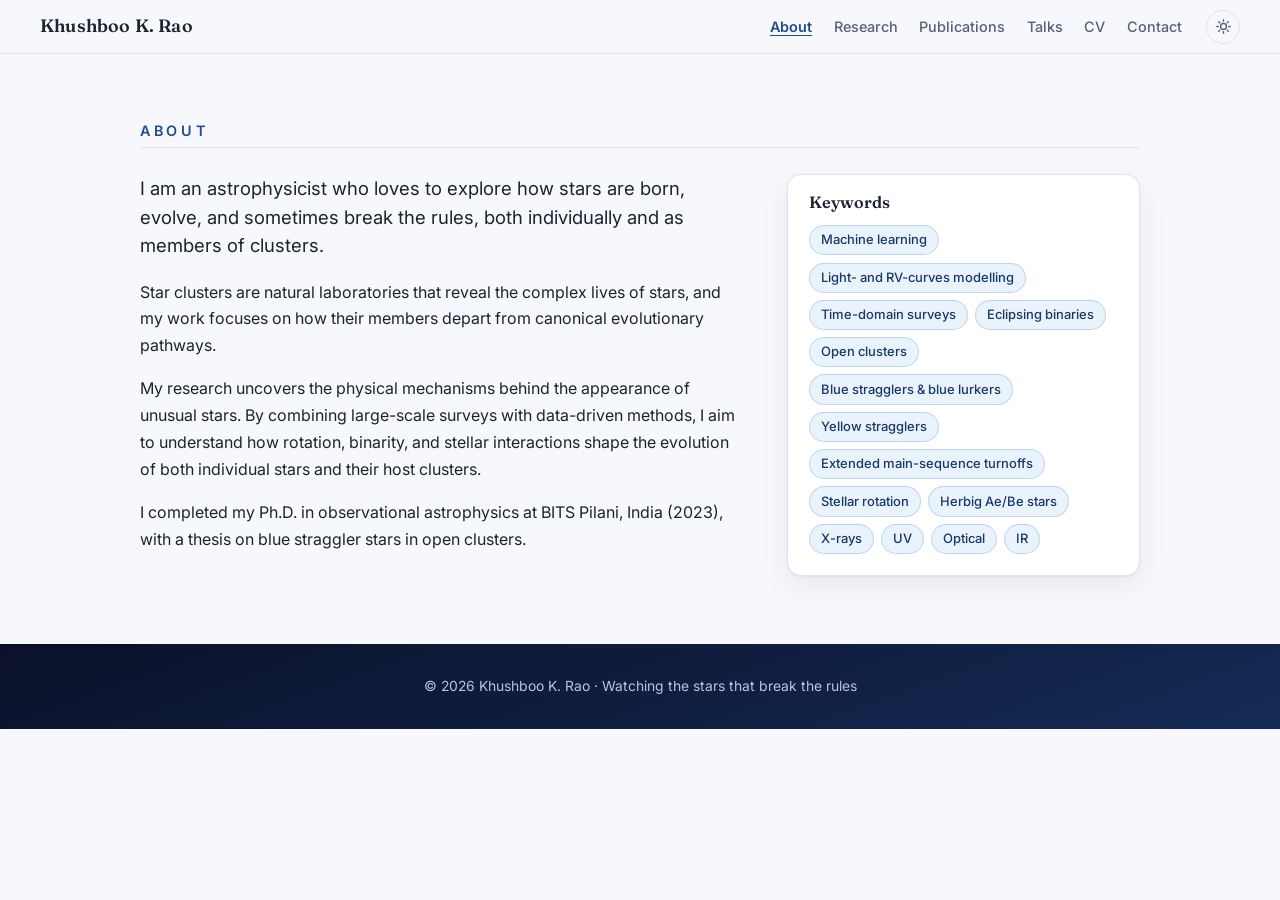
<file: about.html>
<!DOCTYPE html>
<html lang="en">

<head>
    <meta charset="UTF-8">
    <meta name="viewport" content="width=device-width, initial-scale=1.0">
    <title>About — Khushboo K. Rao</title>
    <meta name="description" content="About Khushboo K. Rao: research profile, background, and keywords.">
    <meta property="og:title" content="About — Khushboo K. Rao">
    <meta property="og:description" content="About Khushboo K. Rao: research profile, background, and keywords.">
    <meta property="og:type" content="website">
    <meta property="og:image" content="https://kh-kr.github.io/images/kk4.jpg">
    <link rel="canonical" href="https://kh-kr.github.io/about.html">
    <link rel="icon"
        href="data:image/svg+xml,%3Csvg xmlns='http://www.w3.org/2000/svg' viewBox='0 0 100 100'%3E%3Ctext y='.9em' font-size='90'%3E%E2%9C%A6%3C/text%3E%3C/svg%3E">
    <link rel="preconnect" href="https://fonts.googleapis.com">
    <link rel="preconnect" href="https://fonts.gstatic.com" crossorigin>
    <link
        href="https://fonts.googleapis.com/css2?family=Fraunces:opsz,wght@9..144,400;9..144,500;9..144,600;9..144,700&family=Inter:wght@400;500;600&display=swap"
        rel="stylesheet">
    <link rel="stylesheet" href="css/style.css">
    <script>
        // Apply the saved colour scheme before first paint to avoid a flash.
        (function () {
            try {
                var t = localStorage.getItem("theme");
                if (t === "dark" || t === "light") document.documentElement.dataset.theme = t;
            } catch (e) { }
        })();
    </script>
</head>

<body>

    <a class="skip-link" href="#main">Skip to content</a>

    <header class="site-header">
        <a class="brand" href="index.html">Khushboo K. Rao</a>
        <nav aria-label="Main navigation">
            <ul>
                <li><a href="about.html" class="active" aria-current="page">About</a></li>
                <li><a href="research.html">Research</a></li>
                <li><a href="publications.html">Publications</a></li>
                <li><a href="talks.html">Talks</a></li>
                <li><a href="cv.html">CV</a></li>
                <li><a href="contact.html">Contact</a></li>
            </ul>
        </nav>
        <button class="theme-toggle" type="button" aria-label="Switch between light and dark theme">
            <span class="theme-toggle-icon" aria-hidden="true"></span>
        </button>
    </header>

    <main id="main">

<!-- ============ ABOUT ============ -->
        <section id="about" class="section">
            <h1>About</h1>
            <div class="about-grid">
                <div class="about-prose">
                    <p class="lede">
                        I am an astrophysicist who loves to explore how stars are born, evolve, and
                        sometimes break the rules, both individually and as members of clusters.
                    </p>
                    <p>
                        Star clusters are natural laboratories that reveal the complex lives of
                        stars, and my work focuses on how their members depart from canonical
                        evolutionary pathways.
                    </p>
                    <p>
                        My research uncovers the physical mechanisms behind the appearance of unusual stars. By combining large-scale surveys
                        with data-driven methods, I aim to understand how rotation, binarity, and
                        stellar interactions shape the evolution of both individual stars and their
                        host clusters.
                    </p>
                    <p>
                        I completed my Ph.D. in observational astrophysics at BITS Pilani, India
                        (2023), with a thesis on blue straggler stars in open clusters.
                    </p>
                </div>
                <div class="keywords" aria-label="Research keywords">
                    <h2>Keywords</h2>
                    <ul>
                        <li>Machine learning</li>
                        <li>Light- and RV-curves modelling</li>
                        <li>Time-domain surveys</li>
                        <li>Eclipsing binaries</li>
                        <li>Open clusters</li>
                        <li>Blue stragglers &amp; blue lurkers</li>
                        <li>Yellow stragglers</li>
                        <li>Extended main-sequence turnoffs</li>
                        <li>Stellar rotation</li>
                        <li>Herbig Ae/Be stars</li>
                        <li>X-rays</li>
                        <li>UV</li>
                        <li>Optical</li>
                        <li>IR</li>
                    </ul>
                </div>
            </div>
        </section>

    </main>

    <footer class="site-footer">
        <p>© 2026 Khushboo K. Rao · Watching the stars that break the rules</p>
    </footer>

    <script src="js/site.js"></script>
</body>

</html>
</file>
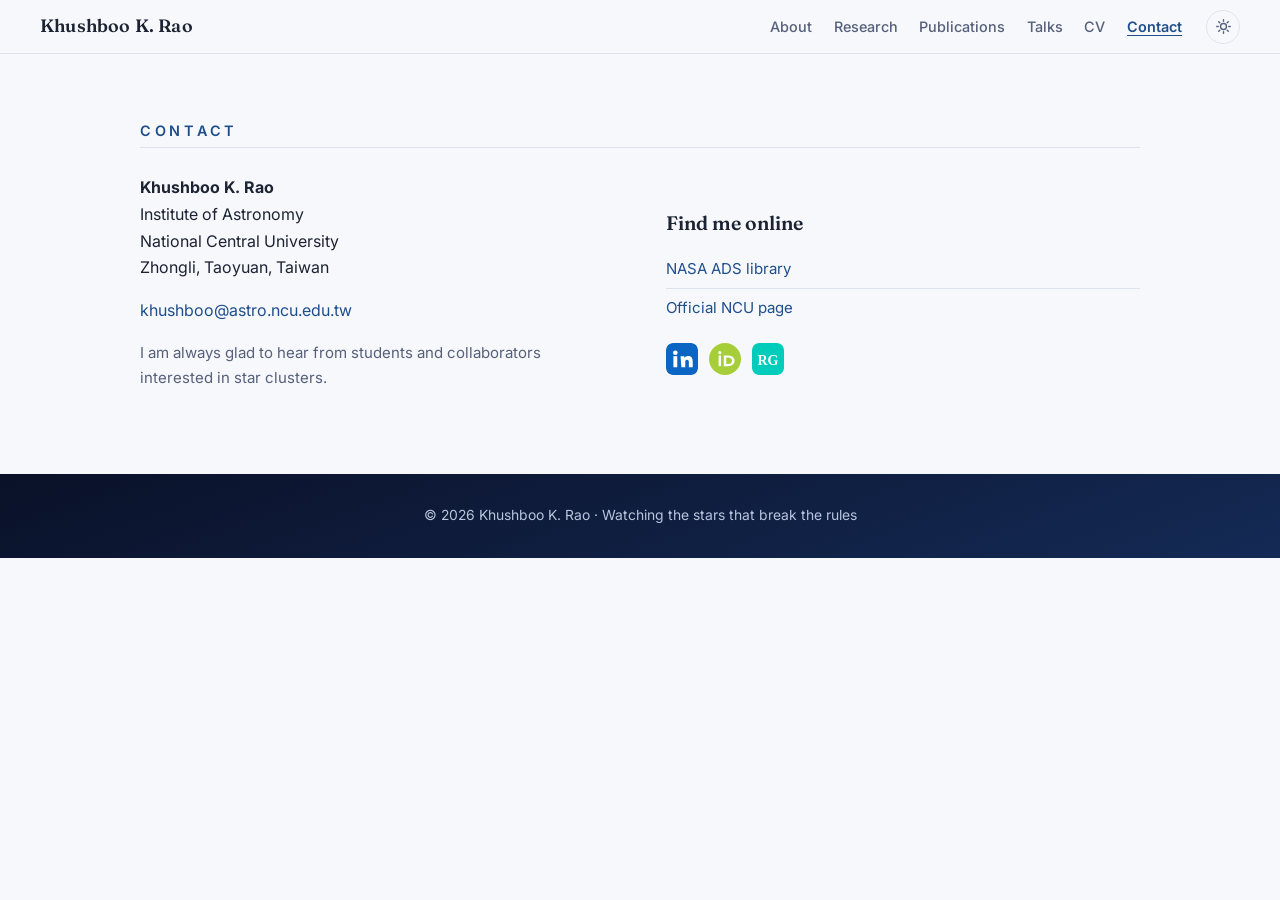
<file: contact.html>
<!DOCTYPE html>
<html lang="en">

<head>
    <meta charset="UTF-8">
    <meta name="viewport" content="width=device-width, initial-scale=1.0">
    <title>Contact — Khushboo K. Rao</title>
    <meta name="description" content="Contact Khushboo K. Rao at the Institute of Astronomy, National Central University, Taiwan.">
    <meta property="og:title" content="Contact — Khushboo K. Rao">
    <meta property="og:description" content="Contact Khushboo K. Rao at the Institute of Astronomy, National Central University, Taiwan.">
    <meta property="og:type" content="website">
    <meta property="og:image" content="https://kh-kr.github.io/images/kk4.jpg">
    <link rel="canonical" href="https://kh-kr.github.io/contact.html">
    <link rel="icon"
        href="data:image/svg+xml,%3Csvg xmlns='http://www.w3.org/2000/svg' viewBox='0 0 100 100'%3E%3Ctext y='.9em' font-size='90'%3E%E2%9C%A6%3C/text%3E%3C/svg%3E">
    <link rel="preconnect" href="https://fonts.googleapis.com">
    <link rel="preconnect" href="https://fonts.gstatic.com" crossorigin>
    <link
        href="https://fonts.googleapis.com/css2?family=Fraunces:opsz,wght@9..144,400;9..144,500;9..144,600;9..144,700&family=Inter:wght@400;500;600&display=swap"
        rel="stylesheet">
    <link rel="stylesheet" href="css/style.css">
    <script>
        // Apply the saved colour scheme before first paint to avoid a flash.
        (function () {
            try {
                var t = localStorage.getItem("theme");
                if (t === "dark" || t === "light") document.documentElement.dataset.theme = t;
            } catch (e) { }
        })();
    </script>
</head>

<body>

    <a class="skip-link" href="#main">Skip to content</a>

    <header class="site-header">
        <a class="brand" href="index.html">Khushboo K. Rao</a>
        <nav aria-label="Main navigation">
            <ul>
                <li><a href="about.html">About</a></li>
                <li><a href="research.html">Research</a></li>
                <li><a href="publications.html">Publications</a></li>
                <li><a href="talks.html">Talks</a></li>
                <li><a href="cv.html">CV</a></li>
                <li><a href="contact.html" class="active" aria-current="page">Contact</a></li>
            </ul>
        </nav>
        <button class="theme-toggle" type="button" aria-label="Switch between light and dark theme">
            <span class="theme-toggle-icon" aria-hidden="true"></span>
        </button>
    </header>

    <main id="main">

<!-- ============ CONTACT ============ -->
        <section id="contact" class="section section-contact">
            <h1>Contact</h1>
            <div class="contact-grid">
                <div>
                    <p>
                        <strong>Khushboo K. Rao</strong><br>
                        Institute of Astronomy<br>
                        National Central University<br>
                        Zhongli, Taoyuan, Taiwan
                    </p>
                    <p>
                        <a href="mailto:khushboo@astro.ncu.edu.tw">khushboo@astro.ncu.edu.tw</a>
                    </p>
                    <p class="contact-note">
                        I am always glad to hear from students and collaborators interested in
                        star clusters.
                    </p>
                </div>
                <div>
                    <h2 class="subheading">Find me online</h2>
                    <ul class="plain-list">
                        <li><a href="https://ui.adsabs.harvard.edu/user/libraries/Nw-kWH2KRSO7cpqswQE3GQ">NASA ADS
                                library</a></li>
                        <li><a href="https://www.astro.ncu.edu.tw/people/researcher_bio_e.php?id=26">Official NCU
                                page</a></li>
                    </ul>
                    <div class="icon-links icon-links--lg" aria-label="Profiles">
                        <a class="icon-link" href="https://www.linkedin.com/in/khushboo-k-rao-787049225/"
                            aria-label="LinkedIn profile" title="LinkedIn">
                            <svg viewBox="0 0 24 24" role="img" aria-hidden="true" focusable="false">
                                <rect width="24" height="24" rx="4.5" fill="#0a66c2" />
                                <circle cx="7" cy="7.3" r="1.75" fill="#fff" />
                                <rect x="5.55" y="9.9" width="2.9" height="8.3" fill="#fff" />
                                <path fill="#fff"
                                    d="M10.9 9.9h2.8v1.3h.04c.4-.72 1.35-1.48 2.78-1.48 2.97 0 3.52 1.9 3.52 4.36v4.12h-2.9v-3.66c0-.87-.02-2-1.25-2-1.25 0-1.44.95-1.44 1.94v3.72h-2.9z" />
                            </svg>
                        </a>
                        <a class="icon-link" href="https://orcid.org/0000-0001-7470-9192"
                            aria-label="ORCID record" title="ORCID">
                            <svg viewBox="0 0 24 24" role="img" aria-hidden="true" focusable="false">
                                <circle cx="12" cy="12" r="12" fill="#a6ce39" />
                                <circle cx="8.1" cy="7.2" r="1.15" fill="#fff" />
                                <rect x="7.2" y="9.3" width="1.8" height="8.1" fill="#fff" />
                                <path fill="#fff"
                                    d="M11.1 9.3h3.2c3.05 0 4.9 1.7 4.9 4.05 0 2.4-1.9 4.05-4.9 4.05h-3.2zm1.8 1.6v4.9h1.34c1.9 0 3.05-.94 3.05-2.45 0-1.5-1.15-2.45-3.05-2.45z" />
                            </svg>
                        </a>
                        <a class="icon-link" href="https://www.researchgate.net/profile/Khushboo-K-Rao"
                            aria-label="ResearchGate profile" title="ResearchGate">
                            <svg viewBox="0 0 24 24" role="img" aria-hidden="true" focusable="false">
                                <rect width="24" height="24" rx="4.5" fill="#00ccbb" />
                                <text x="12" y="16.4" text-anchor="middle"
                                    font-family="Georgia, 'Times New Roman', serif" font-weight="700"
                                    font-size="10.5" fill="#fff">RG</text>
                            </svg>
                        </a>
                    </div>
                </div>
            </div>
        </section>

    </main>

    <footer class="site-footer">
        <p>© 2026 Khushboo K. Rao · Watching the stars that break the rules</p>
    </footer>

    <script src="js/site.js"></script>
</body>

</html>
</file>
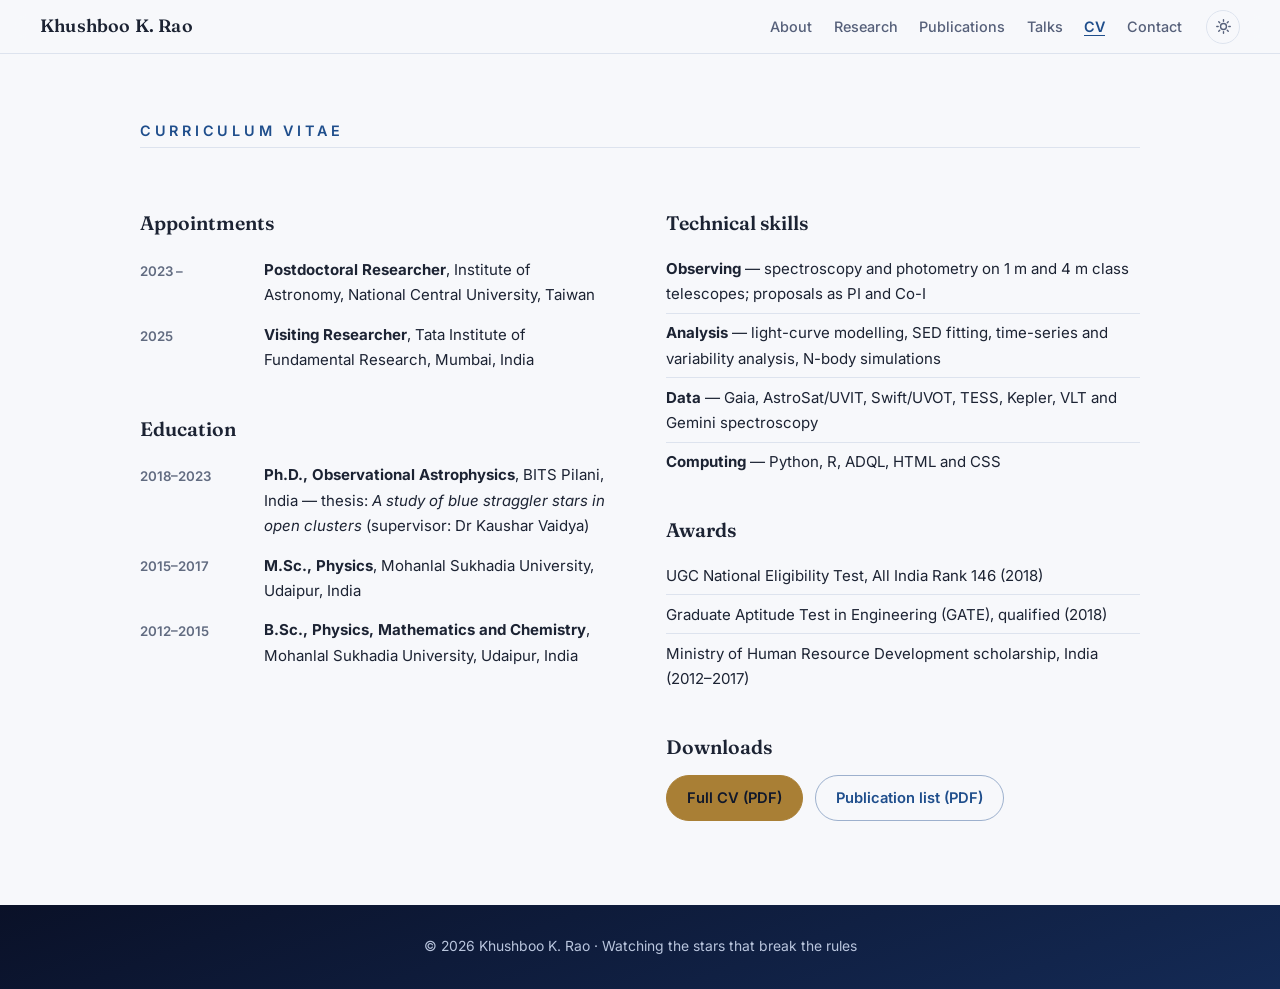
<file: cv.html>
<!DOCTYPE html>
<html lang="en">

<head>
    <meta charset="UTF-8">
    <meta name="viewport" content="width=device-width, initial-scale=1.0">
    <title>Curriculum Vitae — Khushboo K. Rao</title>
    <meta name="description" content="Curriculum vitae of Khushboo K. Rao: appointments, education, skills, awards, and downloads.">
    <meta property="og:title" content="Curriculum Vitae — Khushboo K. Rao">
    <meta property="og:description" content="Curriculum vitae of Khushboo K. Rao: appointments, education, skills, awards, and downloads.">
    <meta property="og:type" content="website">
    <meta property="og:image" content="https://kh-kr.github.io/images/kk4.jpg">
    <link rel="canonical" href="https://kh-kr.github.io/cv.html">
    <link rel="icon"
        href="data:image/svg+xml,%3Csvg xmlns='http://www.w3.org/2000/svg' viewBox='0 0 100 100'%3E%3Ctext y='.9em' font-size='90'%3E%E2%9C%A6%3C/text%3E%3C/svg%3E">
    <link rel="preconnect" href="https://fonts.googleapis.com">
    <link rel="preconnect" href="https://fonts.gstatic.com" crossorigin>
    <link
        href="https://fonts.googleapis.com/css2?family=Fraunces:opsz,wght@9..144,400;9..144,500;9..144,600;9..144,700&family=Inter:wght@400;500;600&display=swap"
        rel="stylesheet">
    <link rel="stylesheet" href="css/style.css">
    <script>
        // Apply the saved colour scheme before first paint to avoid a flash.
        (function () {
            try {
                var t = localStorage.getItem("theme");
                if (t === "dark" || t === "light") document.documentElement.dataset.theme = t;
            } catch (e) { }
        })();
    </script>
</head>

<body>

    <a class="skip-link" href="#main">Skip to content</a>

    <header class="site-header">
        <a class="brand" href="index.html">Khushboo K. Rao</a>
        <nav aria-label="Main navigation">
            <ul>
                <li><a href="about.html">About</a></li>
                <li><a href="research.html">Research</a></li>
                <li><a href="publications.html">Publications</a></li>
                <li><a href="talks.html">Talks</a></li>
                <li><a href="cv.html" class="active" aria-current="page">CV</a></li>
                <li><a href="contact.html">Contact</a></li>
            </ul>
        </nav>
        <button class="theme-toggle" type="button" aria-label="Switch between light and dark theme">
            <span class="theme-toggle-icon" aria-hidden="true"></span>
        </button>
    </header>

    <main id="main">

<!-- ============ CV ============ -->
        <section id="cv" class="section">
            <h1>Curriculum Vitae</h1>
            <div class="cv-grid">
                <div>
                    <h2 class="subheading">Appointments</h2>
                    <ul class="timeline">
                        <li>
                            <span class="tl-date">2023 –</span>
                            <span class="tl-body"><strong>Postdoctoral Researcher</strong>, Institute of
                                Astronomy, National Central University, Taiwan</span>
                        </li>
                        <li>
                            <span class="tl-date">2025</span>
                            <span class="tl-body"><strong>Visiting Researcher</strong>, Tata Institute of
                                Fundamental Research, Mumbai, India</span>
                        </li>
                    </ul>
                    <h2 class="subheading">Education</h2>
                    <ul class="timeline">
                        <li>
                            <span class="tl-date">2018–2023</span>
                            <span class="tl-body"><strong>Ph.D., Observational Astrophysics</strong>,
                                BITS Pilani, India — thesis: <em>A study of blue straggler stars in open
                                    clusters</em> (supervisor: Dr Kaushar Vaidya)</span>
                        </li>
                        <li>
                            <span class="tl-date">2015–2017</span>
                            <span class="tl-body"><strong>M.Sc., Physics</strong>, Mohanlal Sukhadia
                                University, Udaipur, India</span>
                        </li>
                        <li>
                            <span class="tl-date">2012–2015</span>
                            <span class="tl-body"><strong>B.Sc., Physics, Mathematics and
                                    Chemistry</strong>, Mohanlal Sukhadia University, Udaipur, India</span>
                        </li>
                    </ul>
                </div>
                <div>
                    <h2 class="subheading">Technical skills</h2>
                    <ul class="plain-list">
                        <li><strong>Observing</strong> — spectroscopy and photometry on 1 m and 4 m
                            class telescopes; proposals as PI and Co-I</li>
                        <li><strong>Analysis</strong> — light-curve modelling, SED fitting,
                            time-series and variability analysis, N-body simulations</li>
                        <li><strong>Data</strong> — Gaia, AstroSat/UVIT, Swift/UVOT, TESS, Kepler,
                            VLT and Gemini spectroscopy</li>
                        <li><strong>Computing</strong> — Python, R, ADQL, HTML and CSS</li>
                    </ul>
                    <h2 class="subheading">Awards</h2>
                    <ul class="plain-list">
                        <li>UGC National Eligibility Test, All India Rank 146 (2018)</li>
                        <li>Graduate Aptitude Test in Engineering (GATE), qualified (2018)</li>
                        <li>Ministry of Human Resource Development scholarship, India (2012–2017)</li>
                    </ul>
                    <h2 class="subheading">Downloads</h2>
                    <p class="cv-downloads">
                        <a class="btn btn-primary" href="CV_Khushboo_K_Rao_2026.pdf">Full CV (PDF)</a>
                        <a class="btn btn-ghost" href="Khushboo_List_of_Publications.pdf">Publication list
                            (PDF)</a>
                    </p>
                </div>
            </div>
        </section>

    </main>

    <footer class="site-footer">
        <p>© 2026 Khushboo K. Rao · Watching the stars that break the rules</p>
    </footer>

    <script src="js/site.js"></script>
</body>

</html>
</file>
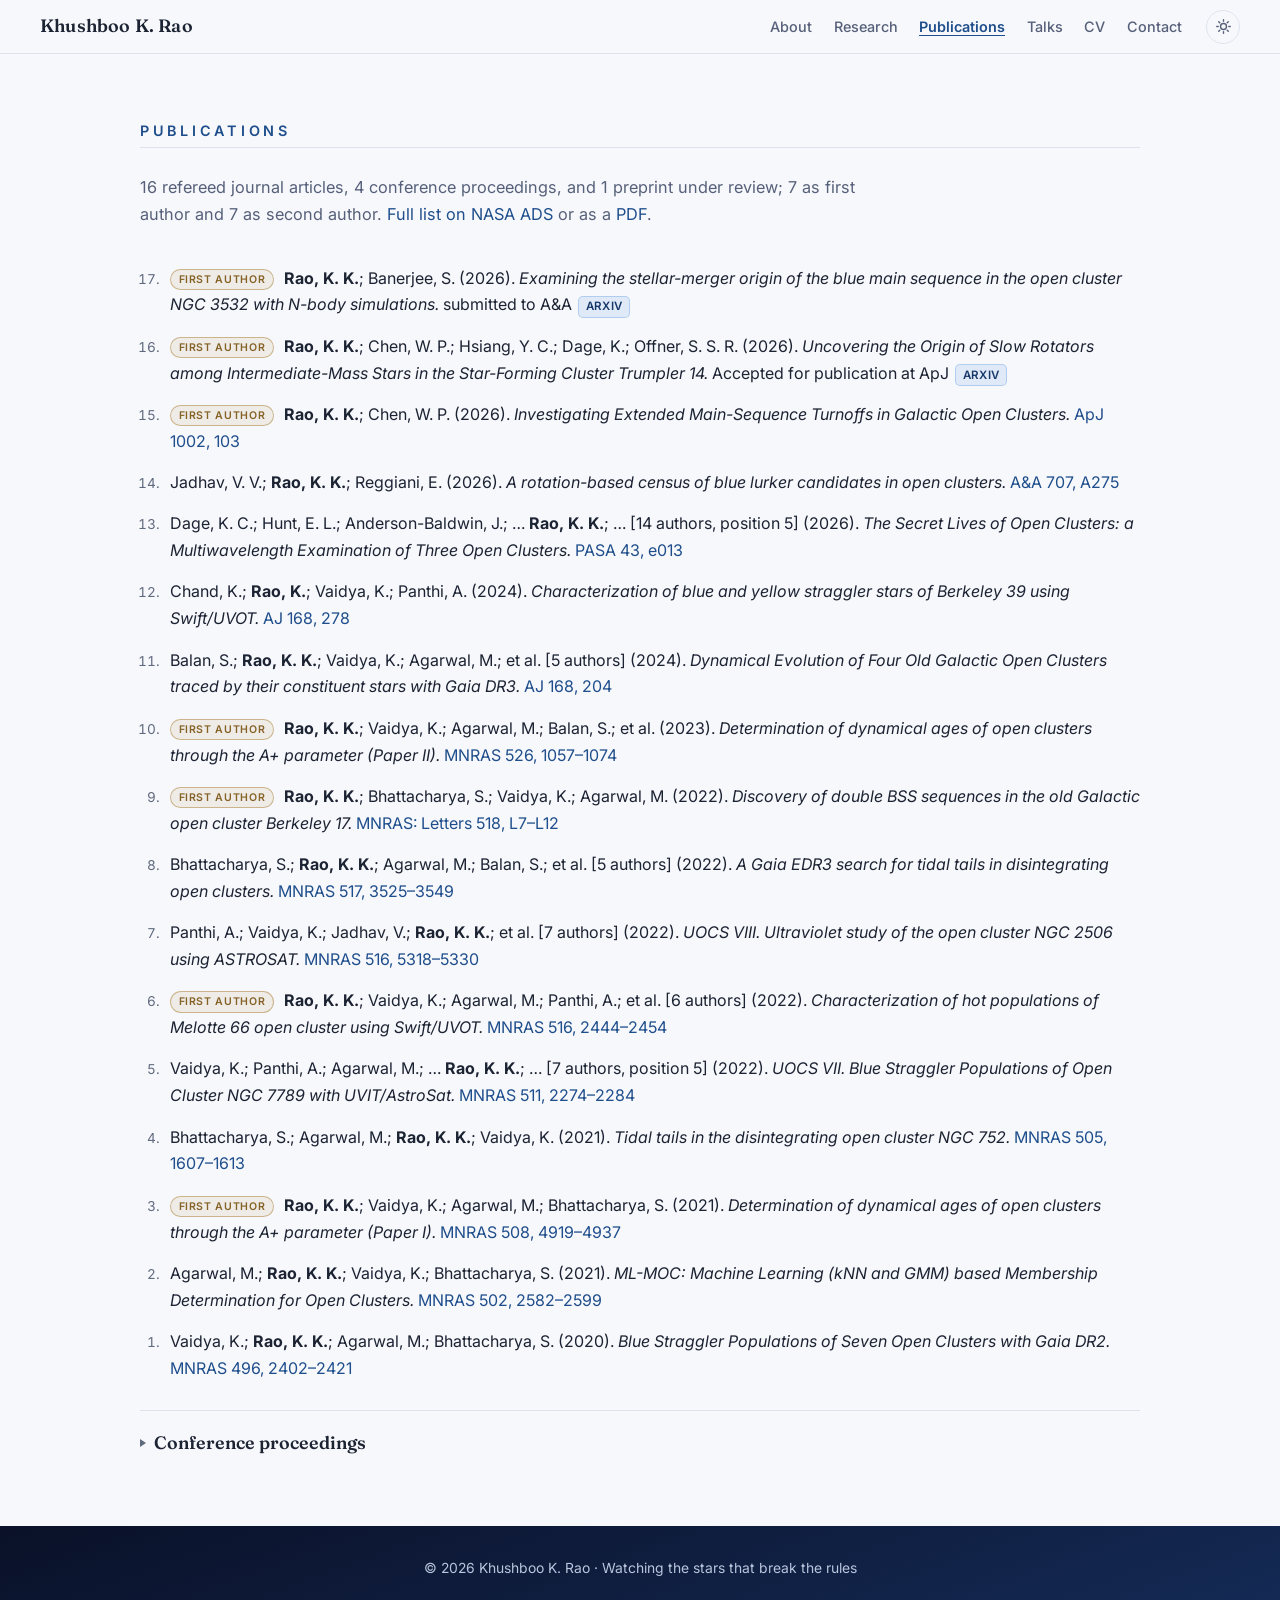
<file: publications.html>
<!DOCTYPE html>
<html lang="en">

<head>
    <meta charset="UTF-8">
    <meta name="viewport" content="width=device-width, initial-scale=1.0">
    <title>Publications — Khushboo K. Rao</title>
    <meta name="description" content="Refereed publications, preprints, and conference proceedings of Khushboo K. Rao.">
    <meta property="og:title" content="Publications — Khushboo K. Rao">
    <meta property="og:description" content="Refereed publications, preprints, and conference proceedings of Khushboo K. Rao.">
    <meta property="og:type" content="website">
    <meta property="og:image" content="https://kh-kr.github.io/images/kk4.jpg">
    <link rel="canonical" href="https://kh-kr.github.io/publications.html">
    <link rel="icon"
        href="data:image/svg+xml,%3Csvg xmlns='http://www.w3.org/2000/svg' viewBox='0 0 100 100'%3E%3Ctext y='.9em' font-size='90'%3E%E2%9C%A6%3C/text%3E%3C/svg%3E">
    <link rel="preconnect" href="https://fonts.googleapis.com">
    <link rel="preconnect" href="https://fonts.gstatic.com" crossorigin>
    <link
        href="https://fonts.googleapis.com/css2?family=Fraunces:opsz,wght@9..144,400;9..144,500;9..144,600;9..144,700&family=Inter:wght@400;500;600&display=swap"
        rel="stylesheet">
    <link rel="stylesheet" href="css/style.css">
    <script>
        // Apply the saved colour scheme before first paint to avoid a flash.
        (function () {
            try {
                var t = localStorage.getItem("theme");
                if (t === "dark" || t === "light") document.documentElement.dataset.theme = t;
            } catch (e) { }
        })();
    </script>
</head>

<body>

    <a class="skip-link" href="#main">Skip to content</a>

    <header class="site-header">
        <a class="brand" href="index.html">Khushboo K. Rao</a>
        <nav aria-label="Main navigation">
            <ul>
                <li><a href="about.html">About</a></li>
                <li><a href="research.html">Research</a></li>
                <li><a href="publications.html" class="active" aria-current="page">Publications</a></li>
                <li><a href="talks.html">Talks</a></li>
                <li><a href="cv.html">CV</a></li>
                <li><a href="contact.html">Contact</a></li>
            </ul>
        </nav>
        <button class="theme-toggle" type="button" aria-label="Switch between light and dark theme">
            <span class="theme-toggle-icon" aria-hidden="true"></span>
        </button>
    </header>

    <main id="main">

<!-- ============ PUBLICATIONS ============ -->
        <section id="publications" class="section">
            <h1>Publications</h1>
            <p class="section-lead">
                16 refereed journal articles, 4 conference proceedings, and 1 preprint under
                review; 7 as first author and 7 as second author.
                <a href="https://ui.adsabs.harvard.edu/user/libraries/Nw-kWH2KRSO7cpqswQE3GQ">Full list on NASA ADS</a>
                or as a <a href="Khushboo_List_of_Publications.pdf">PDF</a>.
            </p>

            <ol class="publist" reversed>
                <li><span class="firstauthor-badge">first author</span>
                    <strong>Rao, K. K.</strong>; Banerjee, S. (2026).
                    <em>Examining the stellar-merger origin of the blue main sequence in the open cluster
                        NGC 3532 with N-body simulations.</em>
                    submitted to A&A <a class="pub-link" href="https://arxiv.org/abs/2607.18681">arXiv</a>
                </li>
		<li><span class="firstauthor-badge">first author</span>
                    <strong>Rao, K. K.</strong>; Chen, W. P.; Hsiang, Y. C.; Dage, K.; Offner, S. S. R. (2026).
                    <em>Uncovering the Origin of Slow Rotators among Intermediate-Mass Stars in the Star-Forming Cluster Trumpler 14.</em>
                    Accepted for publication at ApJ <a class="pub-link" href="https://arxiv.org/abs/2609.11053">arXiv</a>
                </li>
                <li><span class="firstauthor-badge">first author</span>
                    <strong>Rao, K. K.</strong>; Chen, W. P. (2026).
                    <em>Investigating Extended Main-Sequence Turnoffs in Galactic Open Clusters.</em>
                    <a href="https://doi.org/10.3847/1538-4357/ae5b9e">ApJ 1002, 103</a>
                </li>
                <li>Jadhav, V. V.; <strong>Rao, K. K.</strong>; Reggiani, E. (2026).
                    <em>A rotation-based census of blue lurker candidates in open clusters.</em>
                    <a href="https://doi.org/10.1051/0004-6361/202558188">A&amp;A 707, A275</a>
                </li>
                <li>Dage, K. C.; Hunt, E. L.; Anderson-Baldwin, J.; … <strong>Rao, K. K.</strong>; …
                    [14 authors, position 5] (2026).
                    <em>The Secret Lives of Open Clusters: a Multiwavelength Examination of Three Open
                        Clusters.</em> <a href="https://doi.org/10.1017/pasa.2026.10150">PASA 43, e013</a>
                </li>
                <li>Chand, K.; <strong>Rao, K.</strong>; Vaidya, K.; Panthi, A. (2024).
                    <em>Characterization of blue and yellow straggler stars of Berkeley 39 using
                        Swift/UVOT.</em> <a href="https://doi.org/10.3847/1538-3881/ad85d2">AJ 168, 278</a>
                </li>
                <li>Balan, S.; <strong>Rao, K. K.</strong>; Vaidya, K.; Agarwal, M.; et al. [5 authors] (2024).
                    <em>Dynamical Evolution of Four Old Galactic Open Clusters traced by their constituent
                        stars with Gaia DR3.</em> <a href="https://doi.org/10.3847/1538-3881/ad7a72">AJ 168, 204</a>
                </li>
                <li><span class="firstauthor-badge">first author</span>
                    <strong>Rao, K. K.</strong>; Vaidya, K.; Agarwal, M.; Balan, S.; et al. (2023).
                    <em>Determination of dynamical ages of open clusters through the A+ parameter
                        (Paper II).</em> <a href="https://doi.org/10.1093/mnras/stad2587">MNRAS 526, 1057–1074</a>
                </li>
                <li><span class="firstauthor-badge">first author</span>
                    <strong>Rao, K. K.</strong>; Bhattacharya, S.; Vaidya, K.; Agarwal, M. (2022).
                    <em>Discovery of double BSS sequences in the old Galactic open cluster
                        Berkeley 17.</em> <a href="https://doi.org/10.1093/mnrasl/slac122">MNRAS: Letters 518, L7–L12</a>
                </li>
                <li>Bhattacharya, S.; <strong>Rao, K. K.</strong>; Agarwal, M.; Balan, S.; et al. [5 authors] (2022).
                    <em>A Gaia EDR3 search for tidal tails in disintegrating open clusters.</em>
                    <a href="https://doi.org/10.1093/mnras/stac2906">MNRAS 517, 3525–3549</a>
                </li>
                <li>Panthi, A.; Vaidya, K.; Jadhav, V.; <strong>Rao, K. K.</strong>; et al. [7 authors] (2022).
                    <em>UOCS VIII. Ultraviolet study of the open cluster NGC 2506 using ASTROSAT.</em>
                    <a href="https://doi.org/10.1093/mnras/stac2421">MNRAS 516, 5318–5330</a>
                </li>
                <li><span class="firstauthor-badge">first author</span>
                    <strong>Rao, K. K.</strong>; Vaidya, K.; Agarwal, M.; Panthi, A.; et al. [6 authors] (2022).
                    <em>Characterization of hot populations of Melotte 66 open cluster using
                        Swift/UVOT.</em> <a href="https://doi.org/10.1093/mnras/stac2241">MNRAS 516, 2444–2454</a>
                </li>
                <li>Vaidya, K.; Panthi, A.; Agarwal, M.; … <strong>Rao, K. K.</strong>; … [7 authors, position 5]
                    (2022).
                    <em>UOCS VII. Blue Straggler Populations of Open Cluster NGC 7789 with
                        UVIT/AstroSat.</em> <a href="https://doi.org/10.1093/mnras/stac207">MNRAS 511, 2274–2284</a>
                </li>
                <li>Bhattacharya, S.; Agarwal, M.; <strong>Rao, K. K.</strong>; Vaidya, K. (2021).
                    <em>Tidal tails in the disintegrating open cluster NGC 752.</em>
                    <a href="https://doi.org/10.1093/mnras/stab1404">MNRAS 505, 1607–1613</a>
                </li>
                <li><span class="firstauthor-badge">first author</span>
                    <strong>Rao, K. K.</strong>; Vaidya, K.; Agarwal, M.; Bhattacharya, S. (2021).
                    <em>Determination of dynamical ages of open clusters through the A+ parameter
                        (Paper I).</em> <a href="https://doi.org/10.1093/mnras/stab2894">MNRAS 508, 4919–4937</a>
                </li>
                <li>Agarwal, M.; <strong>Rao, K. K.</strong>; Vaidya, K.; Bhattacharya, S. (2021).
                    <em>ML-MOC: Machine Learning (kNN and GMM) based Membership Determination for Open
                        Clusters.</em> <a href="https://doi.org/10.1093/mnras/stab118">MNRAS 502, 2582–2599</a>
                </li>
                <li>Vaidya, K.; <strong>Rao, K. K.</strong>; Agarwal, M.; Bhattacharya, S. (2020).
                    <em>Blue Straggler Populations of Seven Open Clusters with Gaia DR2.</em>
                    <a href="https://doi.org/10.1093/mnras/staa1667">MNRAS 496, 2402–2421</a>
                </li>
            </ol>

            <details class="pub-details">
                <summary><span class="summary-label">Conference proceedings</span></summary>
                <ol class="publist" reversed>
                    <li><strong>Rao, K. K.</strong>; Chen, W. (2025).
                        <em>Investigating Unusually Extended Main Sequence Turnoff of the Galactic Open
                            Cluster NGC 3532.</em> IAU MODEST conference, submitted
                        <a class="pub-link" href="https://arxiv.org/abs/2512.05458">arXiv</a>
                    </li>
                    <li>Vaidya K.; et al. (2024).
                        <em>Blue straggler stars of NGC 7789 and NGC 2506 using AstroSat/UVIT.</em>
                        <a href="https://popups.uliege.be/0037-9565/index.php?id=11667">Bulletin de la
                            Société Royale des Sciences de Liège 93, 250–261</a>
                    </li>
                    <li><strong>Rao, K. K.</strong>; et al. (2024).
                        <em>Blue straggler stars: setting up a dynamical clock for open clusters.</em>
                        <a href="https://popups.uliege.be/0037-9565/index.php?id=11676">Bulletin de la
                            Société Royale des Sciences de Liège 93</a>
                    </li>
                    <li>Chand, K.; <strong>Rao, K. K.</strong>; Vaidya, K.; Panthi, A. (2023).
                        <em>Hot Stellar Populations of Berkeley 39 using Swift/UVOT.</em>
                        Bulletin de la Société Royale des Sciences de Liège, 262–272 (2024)
                        <a class="pub-link" href="https://arxiv.org/abs/2308.06195">arXiv</a>
                    </li>
                </ol>
            </details>
        </section>

    </main>

    <footer class="site-footer">
        <p>© 2026 Khushboo K. Rao · Watching the stars that break the rules</p>
    </footer>

    <script src="js/site.js"></script>
</body>

</html>
</file>
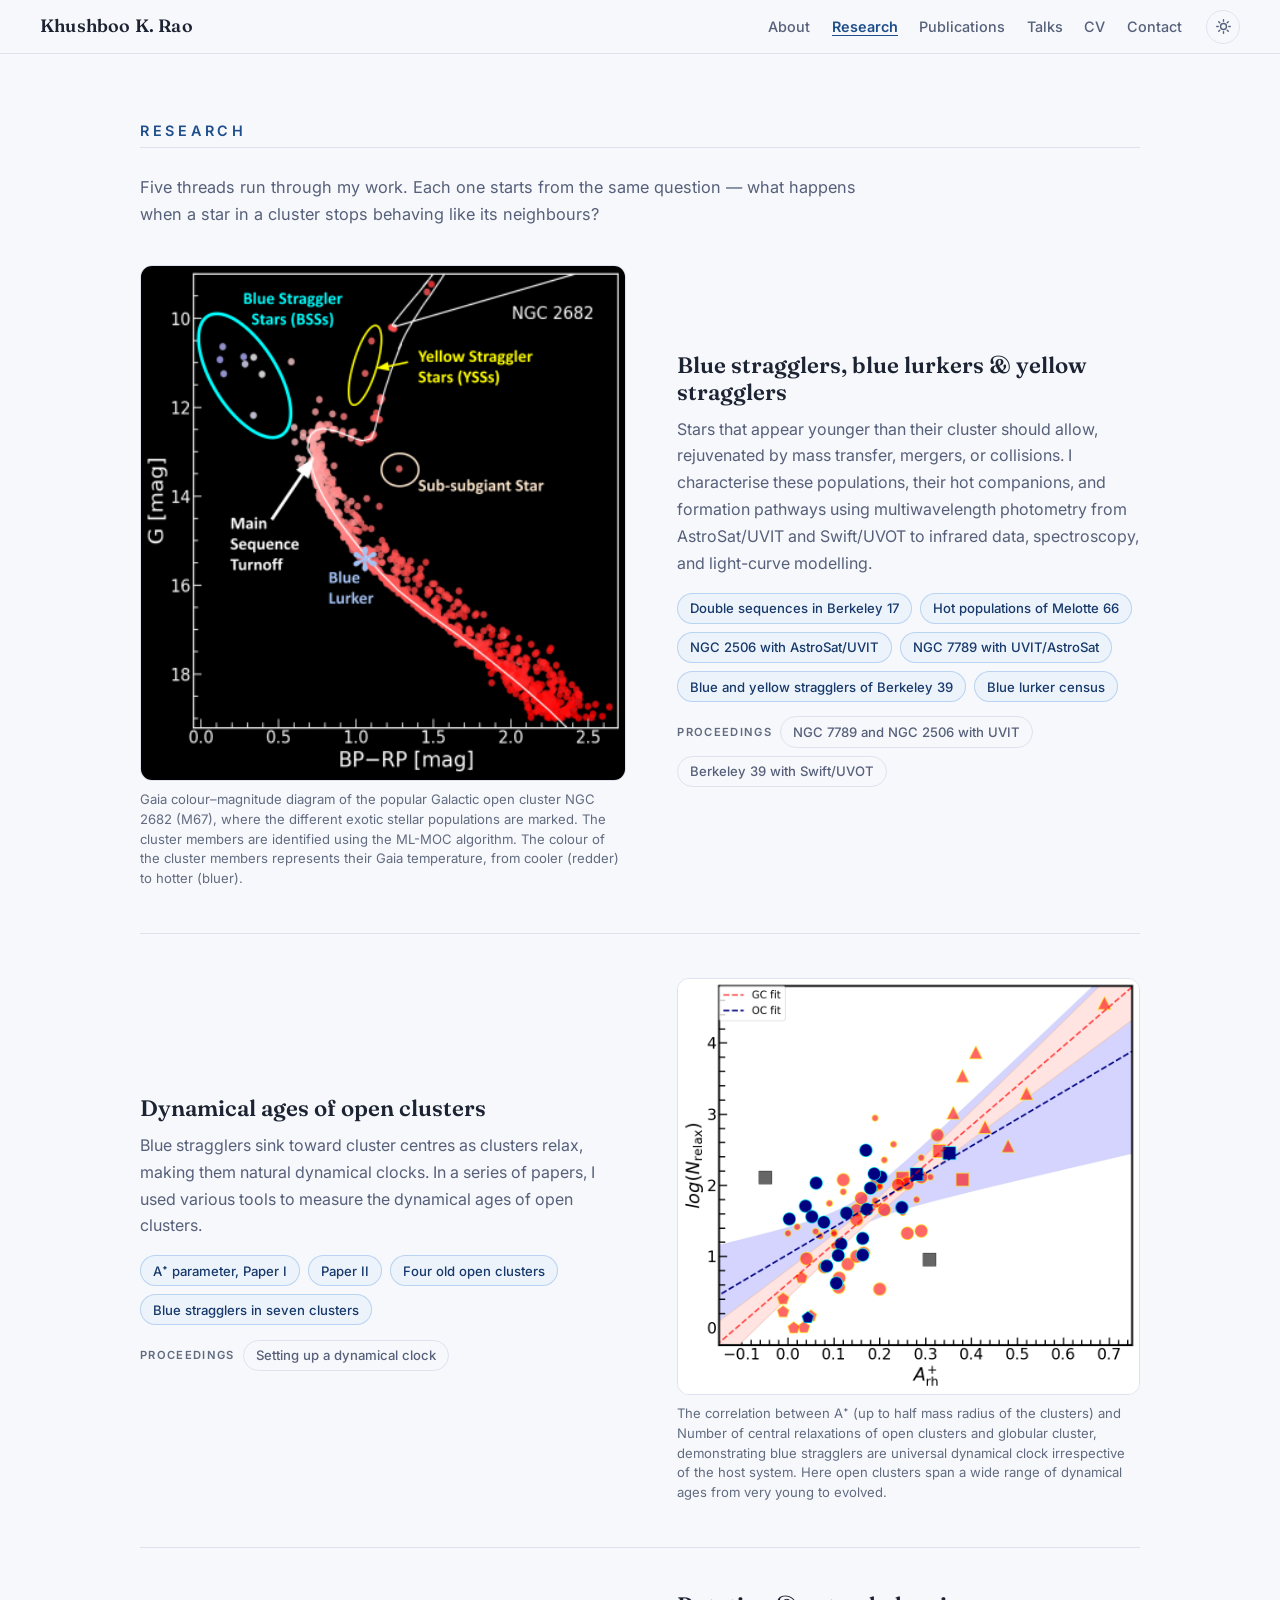
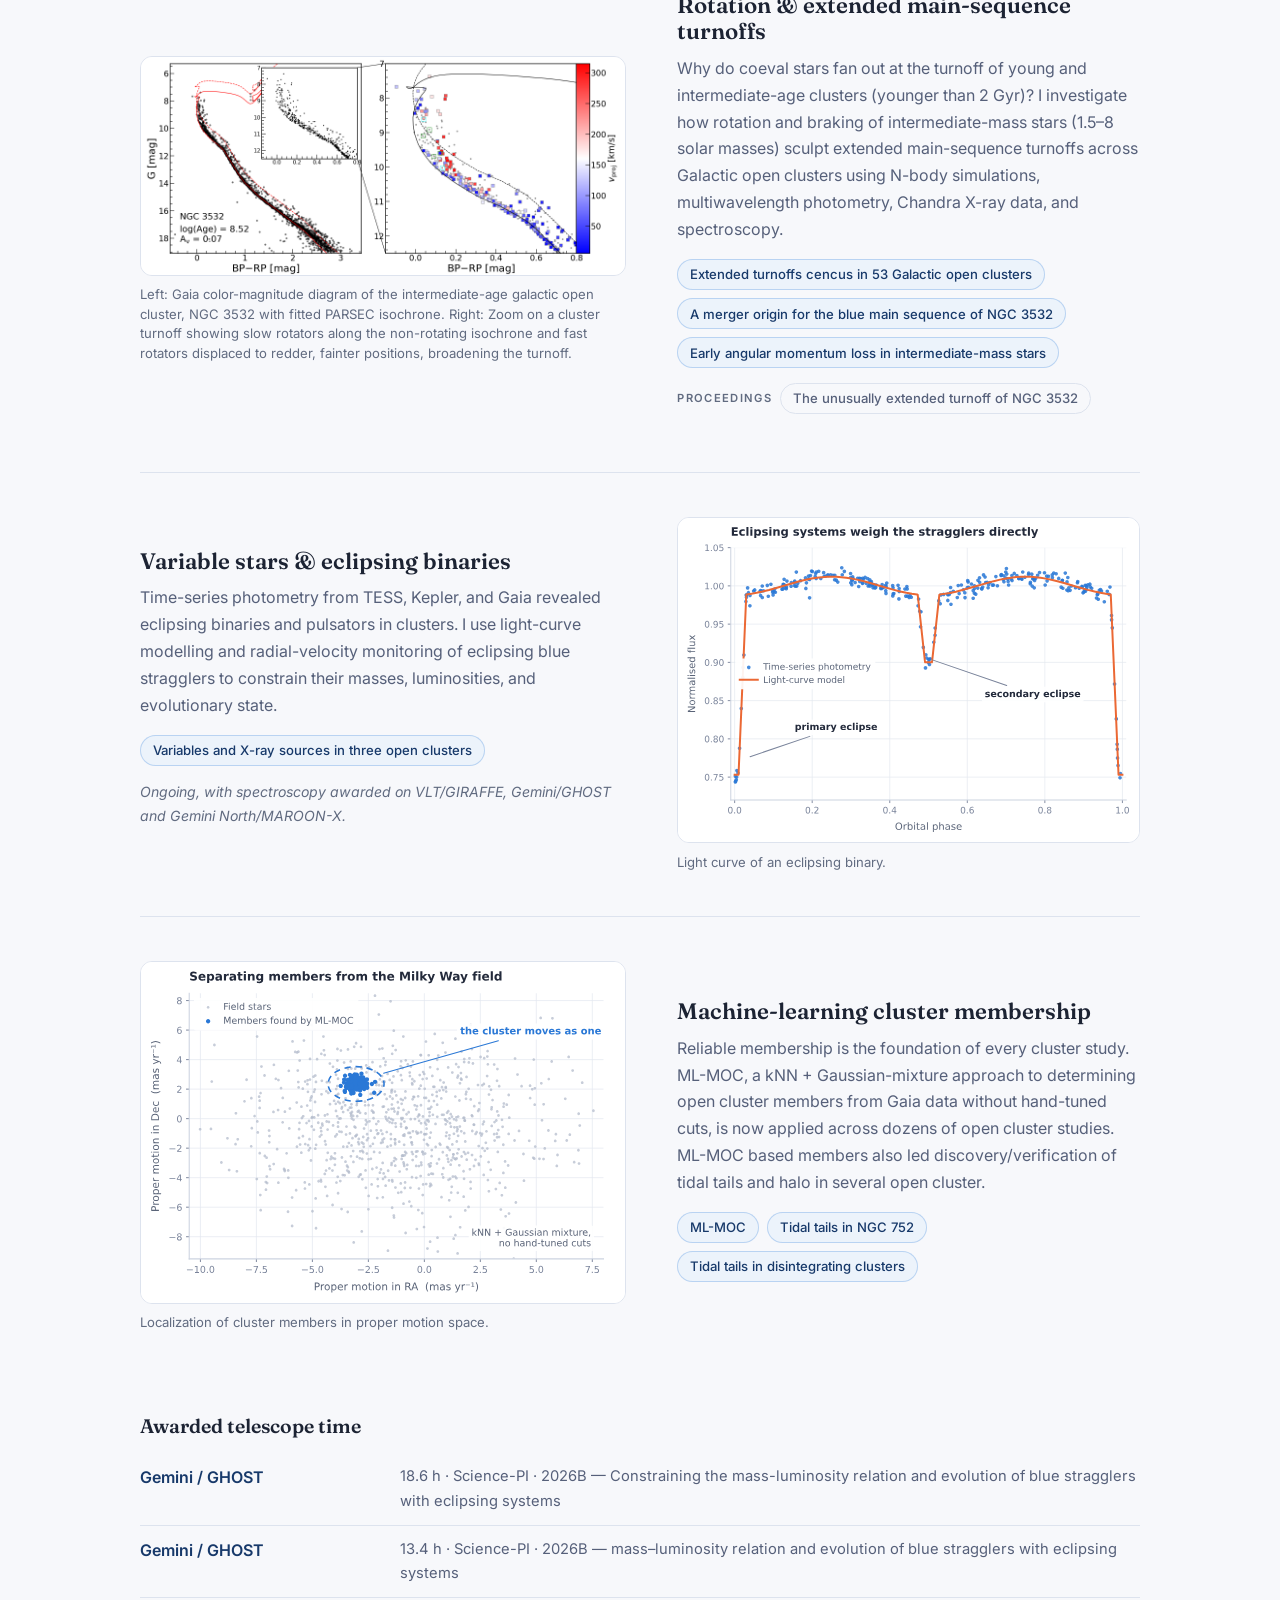
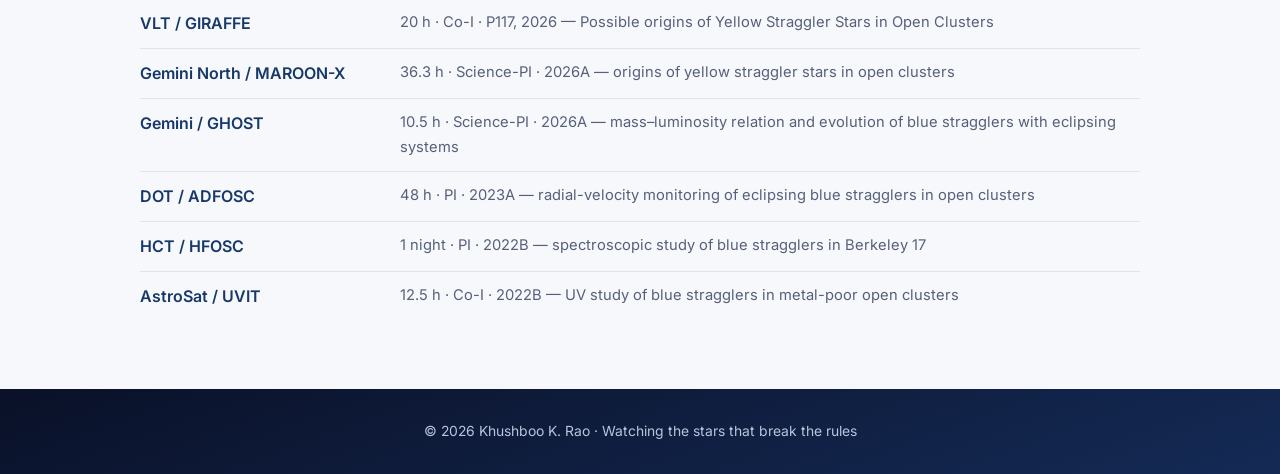
<file: research.html>
<!DOCTYPE html>
<html lang="en">

<head>
    <meta charset="UTF-8">
    <meta name="viewport" content="width=device-width, initial-scale=1.0">
    <title>Research — Khushboo K. Rao</title>
    <meta name="description" content="Research themes: blue stragglers and blue lurkers, dynamical ages of open clusters, stellar rotation and extended main-sequence turnoffs, eclipsing binaries, and machine-learning cluster membership.">
    <meta property="og:title" content="Research — Khushboo K. Rao">
    <meta property="og:description" content="Research themes: blue stragglers and blue lurkers, dynamical ages of open clusters, stellar rotation and extended main-sequence turnoffs, eclipsing binaries, and machine-learning cluster membership.">
    <meta property="og:type" content="website">
    <meta property="og:image" content="https://kh-kr.github.io/images/kk4.jpg">
    <link rel="canonical" href="https://kh-kr.github.io/research.html">
    <link rel="icon"
        href="data:image/svg+xml,%3Csvg xmlns='http://www.w3.org/2000/svg' viewBox='0 0 100 100'%3E%3Ctext y='.9em' font-size='90'%3E%E2%9C%A6%3C/text%3E%3C/svg%3E">
    <link rel="preconnect" href="https://fonts.googleapis.com">
    <link rel="preconnect" href="https://fonts.gstatic.com" crossorigin>
    <link
        href="https://fonts.googleapis.com/css2?family=Fraunces:opsz,wght@9..144,400;9..144,500;9..144,600;9..144,700&family=Inter:wght@400;500;600&display=swap"
        rel="stylesheet">
    <link rel="stylesheet" href="css/style.css">
    <script>
        // Apply the saved colour scheme before first paint to avoid a flash.
        (function () {
            try {
                var t = localStorage.getItem("theme");
                if (t === "dark" || t === "light") document.documentElement.dataset.theme = t;
            } catch (e) { }
        })();
    </script>
</head>

<body>

    <a class="skip-link" href="#main">Skip to content</a>

    <header class="site-header">
        <a class="brand" href="index.html">Khushboo K. Rao</a>
        <nav aria-label="Main navigation">
            <ul>
                <li><a href="about.html">About</a></li>
                <li><a href="research.html" class="active" aria-current="page">Research</a></li>
                <li><a href="publications.html">Publications</a></li>
                <li><a href="talks.html">Talks</a></li>
                <li><a href="cv.html">CV</a></li>
                <li><a href="contact.html">Contact</a></li>
            </ul>
        </nav>
        <button class="theme-toggle" type="button" aria-label="Switch between light and dark theme">
            <span class="theme-toggle-icon" aria-hidden="true"></span>
        </button>
    </header>

    <main id="main">

<!-- ============ RESEARCH ============ -->
        <section id="research" class="section">
            <h1>Research</h1>
            <p class="section-lead">
                Five threads run through my work. Each one starts from the same question — what
                happens when a star in a cluster stops behaving like its neighbours?
            </p>

            <article class="research-item">
                <figure class="research-figure">
                    <picture>
                        <source data-dark srcset="images/figures/cluster_cmd.png"
                            media="(prefers-color-scheme: dark)">
                        <img src="images/figures/cluster_cmd.png" loading="lazy"
                            width="384" height="408"
                            alt="Gaia colour–magnitude diagram of the open cluster NGC 2682 (M67), with the blue stragglers, yellow stragglers, a blue lurker, a sub-subgiant star and the main-sequence turnoff labelled.">
                    </picture>
                    <figcaption>Gaia colour–magnitude diagram of the popular Galactic open cluster NGC 2682 (M67), where the different exotic stellar populations are marked. The cluster members are identified using the ML-MOC algorithm. The colour of the cluster members represents their Gaia temperature, from cooler (redder) to hotter (bluer).</figcaption>
                </figure>
                <div class="research-body">
                    <h2>Blue stragglers, blue lurkers &amp; yellow stragglers</h2>
                    <p>
                        Stars that appear younger than their cluster should allow, rejuvenated by
                        mass transfer, mergers, or collisions. I characterise these populations,
                        their hot companions, and formation pathways using multiwavelength
                        photometry from AstroSat/UVIT and Swift/UVOT to infrared data, spectroscopy,
                        and light-curve modelling.
                    </p>
                    <p class="research-links">
                        <a href="https://doi.org/10.1093/mnrasl/slac122">Double sequences in Berkeley 17</a>
                        <a href="https://doi.org/10.1093/mnras/stac2241">Hot populations of Melotte 66</a>
                        <a href="https://doi.org/10.1093/mnras/stac2421">NGC 2506 with AstroSat/UVIT</a>
                        <a href="https://doi.org/10.1093/mnras/stac207">NGC 7789 with UVIT/AstroSat</a>
                        <a href="https://doi.org/10.3847/1538-3881/ad85d2">Blue and yellow stragglers of
                            Berkeley 39</a>
                        <a href="https://doi.org/10.1051/0004-6361/202558188">Blue lurker census</a>
                    </p>
                    <p class="research-links research-links-conf">
                        <span class="research-links-label">Proceedings</span>
                        <a href="https://popups.uliege.be/0037-9565/index.php?id=11667">NGC 7789 and NGC 2506
                            with UVIT</a>
                        <a href="https://arxiv.org/abs/2308.06195">Berkeley 39 with Swift/UVOT</a>
                    </p>
                </div>
            </article>

            <article class="research-item">
                <figure class="research-figure">
                    <picture>
                        <source data-dark srcset="images/figures/A_plus_ref-vs-log_N_trc_paper_plot.png"
                            media="(prefers-color-scheme: dark)">
                        <img src="images/figures/A_plus_ref-vs-log_N_trc_paper_plot.png" loading="lazy"
                            alt="Cumulative radial distributions of blue stragglers and a reference population, with the area between the two curves shaded to show the A-plus parameter.">
                    </picture>
                    <figcaption>The correlation between A⁺ (up to half mass radius of the clusters) and Number of central relaxations of open clusters and globular cluster, demonstrating blue stragglers are universal dynamical clock irrespective of the host system. Here open clusters span a wide range of dynamical ages from very young to evolved.</figcaption>
                </figure>
                <div class="research-body">
                    <h2>Dynamical ages of open clusters</h2>
                    <p>
                        Blue stragglers sink toward cluster centres as clusters relax, making them
                        natural dynamical clocks. In a series of papers, I used various tools to measure the dynamical ages of open clusters.
                    </p>
                    <p class="research-links">
                        <a href="https://doi.org/10.1093/mnras/stab2894">A⁺ parameter, Paper I</a>
                        <a href="https://doi.org/10.1093/mnras/stad2587">Paper II</a>
                        <a href="https://doi.org/10.3847/1538-3881/ad7a72">Four old open clusters</a>
                        <a href="https://doi.org/10.1093/mnras/staa1667">Blue stragglers in seven
                            clusters</a>
                    </p>
                    <p class="research-links research-links-conf">
                        <span class="research-links-label">Proceedings</span>
                        <a href="https://popups.uliege.be/0037-9565/index.php?id=11676">Setting up a
                            dynamical clock</a>
                    </p>
                </div>
            </article>

            <article class="research-item">
                <figure class="research-figure">
                    <picture>
                        <source data-dark srcset="images/figures/NGC_3532_DR_corr_CMD_inset_multiplot.png"
                            media="(prefers-color-scheme: dark)">
                        <img src="images/figures/NGC_3532_DR_corr_CMD_inset_multiplot.png" loading="lazy"
                            alt="Left: Gaia color-magnitude diagram of the intermediate-age galactic open cluster, NGC 3532 with fitted PARSEC isochrone. Right: Zoom on a cluster turnoff showing slow rotators along the non-rotating isochrone and fast rotators displaced to redder, fainter positions, broadening the turnoff.">
                    </picture>
                    <figcaption>Left: Gaia color-magnitude diagram of the intermediate-age galactic open cluster, NGC 3532 with fitted PARSEC isochrone. Right: Zoom on a cluster turnoff showing slow rotators along the non-rotating isochrone and fast rotators displaced to redder, fainter positions, broadening the turnoff.</figcaption>
                </figure>
                <div class="research-body">
                    <h2>Rotation &amp; extended main-sequence turnoffs</h2>
                    <p>
                        Why do coeval stars fan out at the turnoff of young and intermediate-age
                        clusters (younger than 2 Gyr)? I investigate how rotation and braking of
                        intermediate-mass stars (1.5–8 solar masses) sculpt extended main-sequence
                        turnoffs across Galactic open clusters using N-body simulations,
                        multiwavelength photometry, Chandra X-ray data, and spectroscopy.
                    </p>
                    <p class="research-links">
                        <a href="https://doi.org/10.3847/1538-4357/ae5b9e">Extended turnoffs cencus in 53 Galactic open
                            clusters</a>
                        <a href="https://arxiv.org/abs/2607.18681">A merger origin for the blue main
                            sequence of NGC 3532</a>
			<a href="https://arxiv.org/abs/2609.11053"> Early angular momentum loss in intermediate-mass stars</a>
                    </p>
                    <p class="research-links research-links-conf">
                        <span class="research-links-label">Proceedings</span>
                        <a href="https://arxiv.org/abs/2512.05458">The unusually extended turnoff of
                            NGC 3532</a>
                    </p>
                </div>
            </article>

            <article class="research-item">
                <figure class="research-figure">
                    <picture>
                        <source data-dark srcset="images/figures/eclipse-dark.svg"
                            media="(prefers-color-scheme: dark)">
                        <img src="images/figures/eclipse-light.svg" loading="lazy"
                            alt="Phase-folded light curve of an eclipsing binary showing a deep primary eclipse, a shallower secondary eclipse, and a fitted model.">
                    </picture>
                    <figcaption>Light curve of an eclipsing binary.</figcaption>
                </figure>
                <div class="research-body">
                    <h2>Variable stars &amp; eclipsing binaries</h2>
                    <p>
                        Time-series photometry from TESS, Kepler, and Gaia revealed eclipsing
                        binaries and pulsators in clusters. I use light-curve modelling and
                        radial-velocity monitoring of eclipsing blue stragglers to constrain their
                        masses, luminosities, and evolutionary state.
                    </p>
                    <p class="research-links">
                        <a href="https://doi.org/10.1017/pasa.2026.10150">Variables and X-ray sources in
                            three open clusters</a>
                    </p>
                    <p class="research-note">
                        Ongoing, with spectroscopy awarded on VLT/GIRAFFE, Gemini/GHOST and
                        Gemini North/MAROON-X.
                    </p>
                </div>
            </article>

            <article class="research-item">
                <figure class="research-figure">
                    <picture>
                        <source data-dark srcset="images/figures/membership-dark.svg"
                            media="(prefers-color-scheme: dark)">
                        <img src="images/figures/membership-light.svg" loading="lazy"
                            alt="Proper-motion diagram in which a tight clump of cluster members is separated from a broad scatter of Milky Way field stars.">
                    </picture>
                    <figcaption>Localization of cluster members in proper motion space.
                    </figcaption>
                </figure>
                <div class="research-body">
                    <h2>Machine-learning cluster membership</h2>
                    <p>
                        Reliable membership is the foundation of every cluster study. ML-MOC, a
                        kNN + Gaussian-mixture approach to determining open cluster members from
                        Gaia data without hand-tuned cuts, is now applied across dozens of open cluster
                        studies. ML-MOC based members also led discovery/verification of tidal
                        tails and halo in several open cluster.
                    </p>
                    <p class="research-links">
                        <a href="https://doi.org/10.1093/mnras/stab118">ML-MOC</a>
                        <a href="https://doi.org/10.1093/mnras/stab1404">Tidal tails in NGC 752</a>
                        <a href="https://doi.org/10.1093/mnras/stac2906">Tidal tails in disintegrating
                            clusters</a>
                    </p>
                </div>
            </article>

            <h2 class="subheading">Awarded telescope time</h2>
            <ul class="telescope-list">
                <li>
                    <span class="tel-facility">Gemini / GHOST</span>
                    <span class="tel-detail">18.6 h · Science-PI · 2026B — Constraining the mass-luminosity relation and evolution of blue stragglers with eclipsing systems </span>
                </li>
                <li>
                    <span class="tel-facility">Gemini / GHOST</span>
                    <span class="tel-detail">13.4 h · Science-PI · 2026B — mass–luminosity relation and evolution of
                        blue stragglers with eclipsing systems</span>
                </li>
                <li>
                    <span class="tel-facility">VLT / GIRAFFE</span>
                    <span class="tel-detail">20 h · Co-I · P117, 2026 — Possible origins of Yellow Straggler Stars in Open Clusters </span>
                </li>
                <li>
                    <span class="tel-facility">Gemini North / MAROON-X</span>
                    <span class="tel-detail">36.3 h · Science-PI · 2026A — origins of yellow straggler stars in open
                        clusters</span>
                </li>
                <li>
                    <span class="tel-facility">Gemini / GHOST</span>
                    <span class="tel-detail">10.5 h · Science-PI · 2026A — mass–luminosity relation and evolution of
                        blue stragglers with eclipsing systems</span>
                </li>
                <li>
                    <span class="tel-facility">DOT / ADFOSC</span>
                    <span class="tel-detail">48 h · PI · 2023A — radial-velocity monitoring of eclipsing blue
                        stragglers in open clusters</span>
                </li>
                <li>
                    <span class="tel-facility">HCT / HFOSC</span>
                    <span class="tel-detail">1 night · PI · 2022B — spectroscopic study of blue stragglers in
                        Berkeley 17</span>
                </li>
                <li>
                    <span class="tel-facility">AstroSat / UVIT</span>
                    <span class="tel-detail">12.5 h · Co-I · 2022B — UV study of blue stragglers in metal-poor open
                        clusters</span>
                </li>
            </ul>
        </section>

    </main>

    <footer class="site-footer">
        <p>© 2026 Khushboo K. Rao · Watching the stars that break the rules</p>
    </footer>

    <script src="js/site.js"></script>
</body>

</html>
</file>
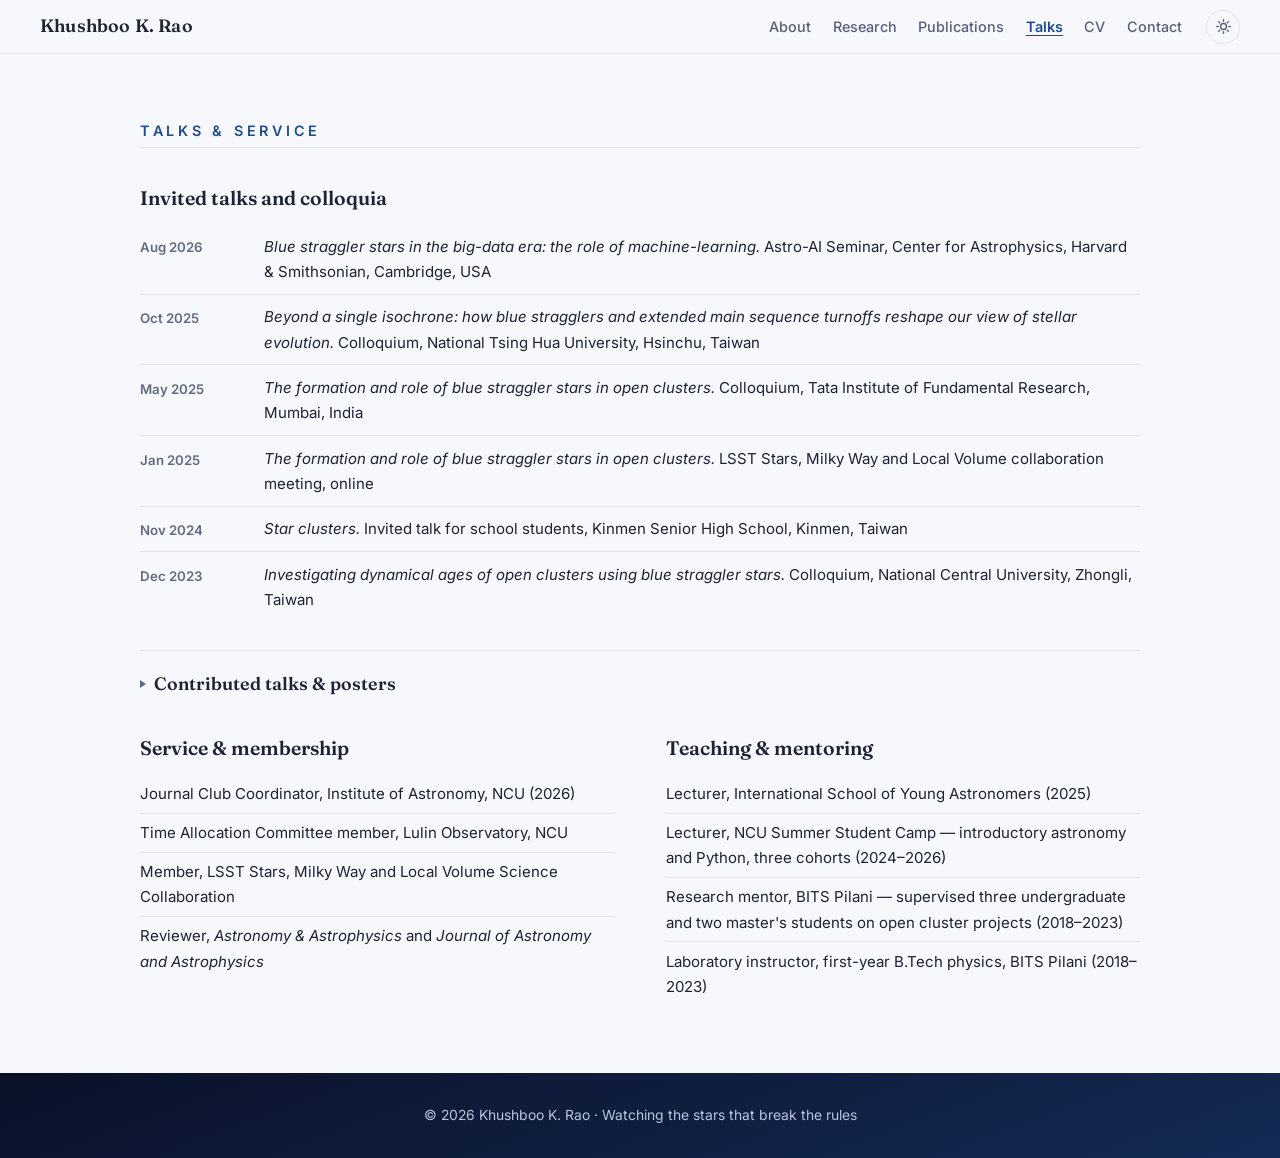
<file: talks.html>
<!DOCTYPE html>
<html lang="en">

<head>
    <meta charset="UTF-8">
    <meta name="viewport" content="width=device-width, initial-scale=1.0">
    <title>Talks & Service — Khushboo K. Rao</title>
    <meta name="description" content="Invited talks, colloquia, contributed talks, posters, service, and teaching of Khushboo K. Rao.">
    <meta property="og:title" content="Talks & Service — Khushboo K. Rao">
    <meta property="og:description" content="Invited talks, colloquia, contributed talks, posters, service, and teaching of Khushboo K. Rao.">
    <meta property="og:type" content="website">
    <meta property="og:image" content="https://kh-kr.github.io/images/kk4.jpg">
    <link rel="canonical" href="https://kh-kr.github.io/talks.html">
    <link rel="icon"
        href="data:image/svg+xml,%3Csvg xmlns='http://www.w3.org/2000/svg' viewBox='0 0 100 100'%3E%3Ctext y='.9em' font-size='90'%3E%E2%9C%A6%3C/text%3E%3C/svg%3E">
    <link rel="preconnect" href="https://fonts.googleapis.com">
    <link rel="preconnect" href="https://fonts.gstatic.com" crossorigin>
    <link
        href="https://fonts.googleapis.com/css2?family=Fraunces:opsz,wght@9..144,400;9..144,500;9..144,600;9..144,700&family=Inter:wght@400;500;600&display=swap"
        rel="stylesheet">
    <link rel="stylesheet" href="css/style.css">
    <script>
        // Apply the saved colour scheme before first paint to avoid a flash.
        (function () {
            try {
                var t = localStorage.getItem("theme");
                if (t === "dark" || t === "light") document.documentElement.dataset.theme = t;
            } catch (e) { }
        })();
    </script>
</head>

<body>

    <a class="skip-link" href="#main">Skip to content</a>

    <header class="site-header">
        <a class="brand" href="index.html">Khushboo K. Rao</a>
        <nav aria-label="Main navigation">
            <ul>
                <li><a href="about.html">About</a></li>
                <li><a href="research.html">Research</a></li>
                <li><a href="publications.html">Publications</a></li>
                <li><a href="talks.html" class="active" aria-current="page">Talks</a></li>
                <li><a href="cv.html">CV</a></li>
                <li><a href="contact.html">Contact</a></li>
            </ul>
        </nav>
        <button class="theme-toggle" type="button" aria-label="Switch between light and dark theme">
            <span class="theme-toggle-icon" aria-hidden="true"></span>
        </button>
    </header>

    <main id="main">

<!-- ============ TALKS ============ -->
        <section id="talks" class="section">
            <h1>Talks &amp; Service</h1>

            <h2 class="subheading">Invited talks and colloquia</h2>
            <ul class="talk-list">
                <li>
                    <span class="talk-date">Aug 2026</span>
                    <span class="talk-body"><em>Blue straggler stars in the big-data era: the role of
                            machine-learning.</em> Astro-AI Seminar, Center for Astrophysics,
                        Harvard &amp; Smithsonian, Cambridge, USA</span>
                </li>
                <li>
                    <span class="talk-date">Oct 2025</span>
                    <span class="talk-body"><em>Beyond a single isochrone: how blue stragglers and extended
                            main sequence turnoffs reshape our view of stellar evolution.</em>
                        Colloquium, National Tsing Hua University, Hsinchu, Taiwan</span>
                </li>
                <li>
                    <span class="talk-date">May 2025</span>
                    <span class="talk-body"><em>The formation and role of blue straggler stars in open
                            clusters.</em> Colloquium, Tata Institute of Fundamental Research, Mumbai,
                        India</span>
                </li>
                <li>
                    <span class="talk-date">Jan 2025</span>
                    <span class="talk-body"><em>The formation and role of blue straggler stars in open
                            clusters.</em> LSST Stars, Milky Way and Local Volume collaboration meeting,
                        online</span>
                </li>
                <li>
                    <span class="talk-date">Nov 2024</span>
                    <span class="talk-body"><em>Star clusters.</em> Invited talk for school students,
                        Kinmen Senior High School, Kinmen, Taiwan</span>
                </li>
                <li>
                    <span class="talk-date">Dec 2023</span>
                    <span class="talk-body"><em>Investigating dynamical ages of open clusters using blue
                            straggler stars.</em> Colloquium, National Central University, Zhongli,
                        Taiwan</span>
                </li>
            </ul>

            <details class="pub-details">
                <summary><span class="summary-label">Contributed talks &amp; posters</span></summary>
                <ul class="talk-list">
                    <li>
                        <span class="talk-date">May 2026</span>
                        <span class="talk-body"><em>Unravelling formation mechanisms of stragglers in open
                                clusters.</em> 44th Meeting of the Astronomical Society of India</span>
                    </li>
                    <li>
                        <span class="talk-date">May 2026</span>
                        <span class="talk-body"><em>Early spin down pathways of intermediate-mass stars in the
                                star-forming cluster Trumpler 14.</em> Asia-Pacific Regional IAU Meeting,
                            Hong Kong</span>
                    </li>
                    <li>
                        <span class="talk-date">Feb 2026</span>
                        <span class="talk-body"><em>Role of high cadence TAOS II time series photometric data in
                                the variability study of open clusters and their exotic populations.</em>
                            TAOS II Workshop, National Central University, Taiwan</span>
                    </li>
                    <li>
                        <span class="talk-date">Jan 2026</span>
                        <span class="talk-body"><em>When fast turns slow: unravelling the rotation puzzle in the
                                young open cluster Trumpler 14.</em> Annual Meeting of the Physical Society
                            of Taiwan, National Chung Cheng University</span>
                    </li>
                    <li>
                        <span class="talk-date">Jan 2025</span>
                        <span class="talk-body"><em>Investigating unusually extended main sequence turnoffs in
                                Galactic open clusters.</em> Annual Meeting of the Physical Society of
                            Taiwan, National Sun Yat-sen University</span>
                    </li>
                    <li>
                        <span class="talk-date">May 2024</span>
                        <span class="talk-body"><em>Detection of hot white dwarf companions of blue stragglers
                                and blue lurkers in Berkeley 31 and Melotte 66.</em> Scientific Assembly of
                            the Astronomical Society of the Republic of China</span>
                    </li>
                    <li>
                        <span class="talk-date">2019–2025</span>
                        <span class="talk-body">Posters at IAU MODEST-25 (Seoul), MODEST-24 (Warsaw), 3rd BINA
                            Workshop (Bhimtal), Gaia Symposium: DR3 and Beyond (Bengaluru), and the
                            37th–40th Annual Meetings of the Astronomical Society of India</span>
                    </li>
                </ul>
            </details>

            <div class="service-grid">
                <div>
                    <h2 class="subheading">Service &amp; membership</h2>
                    <ul class="plain-list">
                        <li>Journal Club Coordinator, Institute of Astronomy, NCU (2026)</li>
                        <li>Time Allocation Committee member, Lulin Observatory, NCU</li>
                        <li>Member, LSST Stars, Milky Way and Local Volume Science Collaboration</li>
                        <li>Reviewer, <em>Astronomy &amp; Astrophysics</em> and
                            <em>Journal of Astronomy and Astrophysics</em></li>
                    </ul>
                </div>
                <div>
                    <h2 class="subheading">Teaching &amp; mentoring</h2>
                    <ul class="plain-list">
                        <li>Lecturer, International School of Young Astronomers (2025)</li>
                        <li>Lecturer, NCU Summer Student Camp — introductory astronomy and Python,
                            three cohorts (2024–2026)</li>
                        <li>Research mentor, BITS Pilani — supervised three undergraduate and two
                            master's students on open cluster projects (2018–2023)</li>
                        <li>Laboratory instructor, first-year B.Tech physics, BITS Pilani
                            (2018–2023)</li>
                    </ul>
                </div>
            </div>
        </section>

    </main>

    <footer class="site-footer">
        <p>© 2026 Khushboo K. Rao · Watching the stars that break the rules</p>
    </footer>

    <script src="js/site.js"></script>
</body>

</html>
</file>
<file: css/style.css>
/* ==========================================================================
   Khushboo K. Rao — personal academic website
   Typography: Fraunces (headings) + Inter (body)
   Palette echoes the CV: deep navy headers, hairline rules, warm gold accent.
   The accent blue is the same blue the research figures are drawn in.
   ========================================================================== */

:root {
    color-scheme: light;
    --bg: #f7f8fb;
    --surface: #ffffff;
    --surface-sunken: #eef1f7;
    --text: #1c2333;
    --muted: #56607a;
    --faint: #616b80;
    --navy: #1f4e8c;
    --navy-strong: #17396a;
    --accent: #2a78d6;
    --gold: #a97f35;
    --gold-text: #856226;
    --gold-ink: #10182b;
    --hairline: #dde3ee;
    --card-shadow: 0 1px 2px rgba(23, 37, 66, 0.05), 0 10px 28px rgba(23, 37, 66, 0.07);
    --hero-1: #0a1128;
    --hero-2: #142a55;
    --hero-text: #f2f5fb;
    --hero-muted: #b9c5dd;
    --figure-surface: #ffffff;
}

@media (prefers-color-scheme: dark) {
    :root:not([data-theme="light"]) {
        color-scheme: dark;
        --bg: #0d1420;
        --surface: #162031;
        --surface-sunken: #111a28;
        --text: #e6ebf5;
        --muted: #9aa7bd;
        --faint: #8291a8;
        --navy: #82aade;
        --navy-strong: #a8c5ec;
        --accent: #3987e5;
        --gold: #d3ab63;
        --gold-text: #d3ab63;
        --gold-ink: #0d1420;
        --hairline: #243149;
        --card-shadow: 0 1px 2px rgba(0, 0, 0, 0.4), 0 10px 28px rgba(0, 0, 0, 0.32);
        --figure-surface: #162031;
    }
}

:root[data-theme="dark"] {
    color-scheme: dark;
    --bg: #0d1420;
    --surface: #162031;
    --surface-sunken: #111a28;
    --text: #e6ebf5;
    --muted: #9aa7bd;
    --faint: #8291a8;
    --navy: #82aade;
    --navy-strong: #a8c5ec;
    --accent: #3987e5;
    --gold: #d3ab63;
    --gold-text: #d3ab63;
    --gold-ink: #0d1420;
    --hairline: #243149;
    --card-shadow: 0 1px 2px rgba(0, 0, 0, 0.4), 0 10px 28px rgba(0, 0, 0, 0.32);
    --figure-surface: #162031;
}

* {
    box-sizing: border-box;
}

html {
    scroll-behavior: smooth;
}

@media (prefers-reduced-motion: reduce) {
    html {
        scroll-behavior: auto;
    }
}

body {
    margin: 0;
    background-color: var(--bg);
    color: var(--text);
    font-family: "Inter", -apple-system, BlinkMacSystemFont, "Segoe UI", Roboto,
        "Helvetica Neue", Arial, "PingFang TC", "Microsoft JhengHei", sans-serif;
    font-size: 1rem;
    line-height: 1.68;
    -webkit-font-smoothing: antialiased;
}

h1, h2, h3, h4 {
    font-family: "Fraunces", Georgia, "Times New Roman", serif;
    font-weight: 600;
    line-height: 1.18;
    color: var(--text);
}

a {
    color: var(--navy);
    text-decoration: none;
    border-bottom: 1px solid transparent;
    transition: border-color 120ms ease, color 120ms ease;
}

a:hover,
a:focus-visible {
    border-bottom-color: currentColor;
}

:focus-visible {
    outline: 2px solid var(--accent);
    outline-offset: 3px;
    border-radius: 3px;
}

img {
    max-width: 100%;
    height: auto;
    display: block;
}

.skip-link {
    position: absolute;
    left: -9999px;
    top: 0;
    z-index: 50;
    background: var(--surface);
    color: var(--text);
    padding: 0.6rem 1rem;
    border-radius: 0 0 8px 0;
}

.skip-link:focus {
    left: 0;
}

/* ============ Header / nav ============ */

.site-header {
    position: sticky;
    top: 0;
    z-index: 20;
    display: flex;
    flex-wrap: wrap;
    align-items: center;
    gap: 0.25rem 1.5rem;
    padding: 0.6rem clamp(1rem, 4vw, 2.5rem);
    background-color: color-mix(in srgb, var(--bg) 84%, transparent);
    backdrop-filter: blur(12px);
    -webkit-backdrop-filter: blur(12px);
    border-bottom: 1px solid var(--hairline);
}

.brand {
    font-family: "Fraunces", Georgia, serif;
    font-size: 1.12rem;
    font-weight: 600;
    letter-spacing: 0.01em;
    color: var(--text);
    margin-right: auto;
}

.site-header nav ul {
    list-style: none;
    display: flex;
    flex-wrap: wrap;
    gap: 0.1rem 1.35rem;
    margin: 0;
    padding: 0;
}

.site-header nav a {
    font-size: 0.9rem;
    font-weight: 500;
    color: var(--muted);
}

.site-header nav a:hover,
.site-header nav a:focus-visible {
    color: var(--navy);
    border-bottom-color: var(--navy);
}

.site-header nav a.active {
    color: var(--navy);
    border-bottom-color: var(--navy);
    font-weight: 600;
}

.theme-toggle {
    flex: none;
    width: 34px;
    height: 34px;
    display: grid;
    place-items: center;
    border-radius: 50%;
    border: 1px solid var(--hairline);
    background: transparent;
    cursor: pointer;
    padding: 0;
    transition: border-color 120ms ease, background-color 120ms ease;
}

.theme-toggle:hover {
    border-color: var(--navy);
    background-color: var(--surface);
}

/* Sun in light mode, moon in dark — drawn with a mask so it inherits colour. */
.theme-toggle-icon {
    width: 17px;
    height: 17px;
    background-color: var(--muted);
    --sun: url("data:image/svg+xml,%3Csvg xmlns='http://www.w3.org/2000/svg' viewBox='0 0 24 24' fill='none' stroke='%23000' stroke-width='2' stroke-linecap='round'%3E%3Ccircle cx='12' cy='12' r='4.2'/%3E%3Cpath d='M12 2.5v2M12 19.5v2M2.5 12h2M19.5 12h2M5.3 5.3l1.4 1.4M17.3 17.3l1.4 1.4M18.7 5.3l-1.4 1.4M6.7 17.3l-1.4 1.4'/%3E%3C/svg%3E");
    --moon: url("data:image/svg+xml,%3Csvg xmlns='http://www.w3.org/2000/svg' viewBox='0 0 24 24' fill='none' stroke='%23000' stroke-width='2' stroke-linejoin='round'%3E%3Cpath d='M20 14.5A8.5 8.5 0 0 1 9.5 4a8.5 8.5 0 1 0 10.5 10.5z'/%3E%3C/svg%3E");
    -webkit-mask: var(--sun) center / contain no-repeat;
    mask: var(--sun) center / contain no-repeat;
}

@media (prefers-color-scheme: dark) {
    :root:not([data-theme="light"]) .theme-toggle-icon {
        -webkit-mask-image: var(--moon);
        mask-image: var(--moon);
    }
}

:root[data-theme="dark"] .theme-toggle-icon {
    -webkit-mask-image: var(--moon);
    mask-image: var(--moon);
}

/* ============ Hero ============ */

.hero {
    background-color: var(--bg);
    border-bottom: 1px solid var(--hairline);
}

.hero-inner {
    max-width: 1080px;
    margin: 0 auto;
    padding: clamp(2.5rem, 7vw, 5rem) clamp(1rem, 4vw, 2.5rem);
    display: grid;
    grid-template-columns: minmax(0, 1.55fr) minmax(210px, 1fr);
    gap: clamp(2rem, 5vw, 4rem);
    align-items: center;
}

.hero-kicker {
    margin: 0 0 0.7rem;
    font-size: 0.8rem;
    font-weight: 600;
    letter-spacing: 0.24em;
    text-transform: uppercase;
    color: var(--gold-text);
}

.hero h1 {
    margin: 0 0 0.7rem;
    font-size: clamp(2.1rem, 5.2vw, 3.2rem);
    font-weight: 600;
    letter-spacing: -0.01em;
    color: var(--text);
}

.pronouns {
    font-family: "Inter", sans-serif;
    font-size: 0.42em;
    font-weight: 400;
    color: var(--muted);
    letter-spacing: 0.02em;
    white-space: nowrap;
}

.hero-role {
    margin: 0 0 1.2rem;
    font-size: 1.03rem;
    font-weight: 500;
    color: var(--muted);
}

.hero-tagline {
    margin: 0 0 1.6rem;
    max-width: 33rem;
    font-size: 1.08rem;
    color: var(--text);
}

.hero-links {
    list-style: none;
    display: flex;
    flex-wrap: wrap;
    gap: 0.35rem 1.3rem;
    margin: 0 0 1.1rem;
    padding: 0;
}

.hero-links a {
    color: var(--navy);
    font-size: 0.9rem;
    font-weight: 500;
    border-bottom: 1px solid color-mix(in srgb, var(--navy) 35%, transparent);
}

.hero-links a:hover,
.hero-links a:focus-visible {
    border-bottom-color: currentColor;
}

.hero-photo {
    margin: 0;
    justify-self: center;
}

.hero-photo img {
    width: min(290px, 70vw);
    border-radius: 18px;
    border: 1px solid var(--hairline);
    box-shadow: var(--card-shadow);
}

/* ============ Social icon buttons ============ */

.icon-links {
    display: flex;
    align-items: center;
    gap: 0.7rem;
}

.icon-link {
    display: inline-flex;
    border-bottom: none;
    border-radius: 7px;
    transition: transform 120ms ease;
}

.icon-link:hover,
.icon-link:focus-visible {
    transform: translateY(-2px);
    border-bottom: none;
}

.icon-link svg {
    width: 27px;
    height: 27px;
    display: block;
    border-radius: 7px;
}

.icon-links--lg .icon-link svg {
    width: 32px;
    height: 32px;
}

.contact-grid .icon-links {
    margin-top: 1rem;
}

/* ============ Buttons ============ */

.btn {
    display: inline-block;
    padding: 0.6rem 1.25rem;
    border-radius: 999px;
    font-size: 0.92rem;
    font-weight: 600;
    border: 1.5px solid transparent;
    transition: background-color 120ms ease, color 120ms ease, border-color 120ms ease;
}

.btn-primary {
    background-color: var(--gold);
    color: var(--gold-ink);
    border-color: var(--gold);
}

.btn-primary:hover,
.btn-primary:focus-visible {
    background-color: color-mix(in srgb, var(--gold) 80%, #ffffff);
    border-color: color-mix(in srgb, var(--gold) 80%, #ffffff);
}

.btn-ghost {
    color: inherit;
    border-color: color-mix(in srgb, currentColor 42%, transparent);
}

.btn-ghost:hover,
.btn-ghost:focus-visible {
    border-color: currentColor;
}

/* ============ Recent highlights ============ */

.recent {
    max-width: 1080px;
    margin: 0 auto;
    padding: 2.25rem clamp(1rem, 4vw, 2.5rem) clamp(2.75rem, 6vw, 4.25rem);
}

.recent-list {
    list-style: none;
    margin: 0;
    padding: 0;
    display: grid;
    grid-template-columns: repeat(auto-fit, minmax(230px, 1fr));
    gap: 1rem 2rem;
}

.recent-list li {
    border-top: 2px solid var(--accent);
    padding-top: 0.7rem;
}

.recent-date {
    display: block;
    font-size: 0.75rem;
    font-weight: 600;
    letter-spacing: 0.14em;
    text-transform: uppercase;
    color: var(--navy);
    margin-bottom: 0.2rem;
}

.recent-body {
    display: block;
    font-size: 0.92rem;
    color: var(--muted);
}

/* ============ Sections ============ */

.section {
    max-width: 1080px;
    margin: 0 auto;
    padding: clamp(2.75rem, 6vw, 4.25rem) clamp(1rem, 4vw, 2.5rem);
    scroll-margin-top: 4.25rem;
}

/* CV-style small-caps page title. */
.section h1 {
    margin: 0 0 1.6rem;
    padding-bottom: 0.5rem;
    font-family: "Inter", sans-serif;
    font-size: 0.9rem;
    font-weight: 600;
    letter-spacing: 0.26em;
    text-transform: uppercase;
    color: var(--navy);
    border-bottom: 1px solid var(--hairline);
}

.subheading {
    margin: 2.4rem 0 0.9rem;
    font-size: 1.22rem;
    font-weight: 600;
    color: var(--text);
}

.section-lead {
    max-width: 46rem;
    margin-top: 0;
    margin-bottom: 2.25rem;
    font-size: 1.02rem;
    color: var(--muted);
}

/* ============ About ============ */

.about-grid {
    display: grid;
    grid-template-columns: minmax(0, 1.7fr) minmax(215px, 1fr);
    gap: clamp(1.5rem, 4vw, 3rem);
    align-items: start;
}

.about-prose p {
    margin-top: 0;
}

.lede {
    font-size: 1.16rem;
    line-height: 1.55;
    color: var(--text);
}

.keywords {
    background-color: var(--surface);
    border: 1px solid var(--hairline);
    border-radius: 14px;
    padding: 1.15rem 1.3rem 1.35rem;
    box-shadow: var(--card-shadow);
}

.keywords h2 {
    margin: 0 0 0.8rem;
    font-size: 1.02rem;
}

.keywords ul {
    list-style: none;
    display: flex;
    flex-wrap: wrap;
    gap: 0.45rem;
    margin: 0;
    padding: 0;
}

.keywords li {
    font-size: 0.81rem;
    font-weight: 500;
    color: var(--navy-strong);
    background-color: color-mix(in srgb, var(--accent) 10%, var(--surface));
    border: 1px solid color-mix(in srgb, var(--accent) 24%, transparent);
    border-radius: 999px;
    padding: 0.2rem 0.68rem;
}

/* ============ Research ============ */

.research-item {
    display: grid;
    grid-template-columns: minmax(0, 1.05fr) minmax(0, 1fr);
    gap: clamp(1.5rem, 4vw, 3.25rem);
    align-items: center;
    padding: clamp(1.75rem, 3.5vw, 2.75rem) 0;
    border-top: 1px solid var(--hairline);
}

.research-item:first-of-type {
    border-top: none;
    padding-top: 0;
}

/* Alternate the figure side so the page reads like a spread. */
.research-item:nth-child(even) .research-figure {
    order: 2;
}

.research-figure {
    margin: 0;
}

.research-figure img {
    width: 100%;
    background-color: var(--figure-surface);
    border: 1px solid var(--hairline);
    border-radius: 12px;
}

.research-figure figcaption {
    margin-top: 0.6rem;
    font-size: 0.82rem;
    line-height: 1.5;
    color: var(--faint);
}

.research-body h2 {
    margin: 0 0 0.65rem;
    font-size: 1.4rem;
}

.research-body p {
    margin: 0 0 0.9rem;
    color: var(--muted);
}

.research-links {
    display: flex;
    flex-wrap: wrap;
    gap: 0.5rem;
    margin-top: 1rem !important;
}

.research-links a {
    font-size: 0.82rem;
    font-weight: 500;
    color: var(--navy-strong);
    background-color: color-mix(in srgb, var(--accent) 9%, var(--surface));
    border: 1px solid color-mix(in srgb, var(--accent) 26%, transparent);
    border-radius: 999px;
    padding: 0.22rem 0.75rem;
}

.research-links a:hover,
.research-links a:focus-visible {
    background-color: color-mix(in srgb, var(--accent) 18%, var(--surface));
    border-color: var(--accent);
}

.research-note {
    font-size: 0.88rem;
    font-style: italic;
    color: var(--faint) !important;
}

/* Proceedings sit under the journal papers as a quieter, labelled row. */
.research-links-conf {
    margin-top: 0.5rem !important;
    align-items: center;
}

.research-links-label {
    font-size: 0.7rem;
    font-weight: 600;
    letter-spacing: 0.12em;
    text-transform: uppercase;
    color: var(--faint);
    align-self: center;
}

.research-links-conf a {
    color: var(--muted);
    background-color: transparent;
    border-color: var(--hairline);
}

.research-links-conf a:hover,
.research-links-conf a:focus-visible {
    color: var(--navy-strong);
    background-color: color-mix(in srgb, var(--accent) 10%, var(--surface));
    border-color: var(--accent);
}

/* ============ Telescope time ============ */

.telescope-list {
    list-style: none;
    margin: 0;
    padding: 0;
}

.telescope-list li {
    display: grid;
    grid-template-columns: 15rem minmax(0, 1fr);
    gap: 0.3rem 1.25rem;
    padding: 0.7rem 0;
    border-bottom: 1px solid var(--hairline);
}

.telescope-list li:last-child {
    border-bottom: none;
}

.tel-facility {
    font-weight: 600;
    color: var(--navy-strong);
}

.tel-detail {
    color: var(--muted);
    font-size: 0.92rem;
}

/* ============ Publications ============ */

.publist {
    margin: 0 0 1rem;
    padding-left: 1.5rem;
}

.publist li {
    margin-bottom: 0.9rem;
    padding-left: 0.35rem;
}

.publist li::marker {
    color: var(--faint);
    font-size: 0.85rem;
}

.publist em {
    color: var(--text);
}

.firstauthor-badge {
    display: inline-block;
    vertical-align: 0.1em;
    margin-right: 0.35rem;
    padding: 0.05rem 0.5rem;
    border-radius: 999px;
    font-size: 0.66rem;
    font-weight: 600;
    letter-spacing: 0.06em;
    text-transform: uppercase;
    color: var(--gold-text);
    border: 1px solid color-mix(in srgb, var(--gold) 52%, transparent);
    background-color: color-mix(in srgb, var(--gold) 9%, transparent);
}

.pub-link {
    display: inline-block;
    margin-left: 0.15rem;
    padding: 0.02rem 0.42rem;
    border-radius: 5px;
    font-size: 0.72rem;
    font-weight: 600;
    letter-spacing: 0.03em;
    text-transform: uppercase;
    color: var(--navy-strong);
    background-color: color-mix(in srgb, var(--accent) 11%, transparent);
    border: 1px solid color-mix(in srgb, var(--accent) 26%, transparent);
}

.pub-link:hover,
.pub-link:focus-visible {
    background-color: color-mix(in srgb, var(--accent) 20%, transparent);
    border-color: var(--accent);
}

.pub-details {
    margin-top: 1.75rem;
    border-top: 1px solid var(--hairline);
    padding-top: 1.1rem;
}

.pub-details summary {
    cursor: pointer;
    list-style: none;
    display: flex;
    align-items: center;
    gap: 0.5rem;
}

.pub-details summary::-webkit-details-marker {
    display: none;
}

.summary-label {
    font-family: "Fraunces", Georgia, serif;
    font-size: 1.12rem;
    font-weight: 600;
}

.pub-details summary::before {
    content: "";
    width: 0;
    height: 0;
    border-left: 6px solid var(--faint);
    border-top: 4.5px solid transparent;
    border-bottom: 4.5px solid transparent;
    transition: transform 140ms ease;
}

.pub-details[open] summary::before {
    transform: rotate(90deg);
}

.pub-details summary:hover .summary-label {
    color: var(--navy);
}

.pub-details[open] summary {
    margin-bottom: 1rem;
}

/* ============ Talks & lists ============ */

.talk-list {
    list-style: none;
    margin: 0;
    padding: 0;
}

.talk-list li {
    display: grid;
    grid-template-columns: 6.5rem minmax(0, 1fr);
    gap: 0.2rem 1.25rem;
    padding: 0.6rem 0;
    border-bottom: 1px solid var(--hairline);
}

.talk-list li:last-child {
    border-bottom: none;
}

.talk-date,
.tl-date {
    font-size: 0.83rem;
    font-weight: 600;
    color: var(--faint);
    padding-top: 0.18rem;
}

.talk-body,
.tl-body {
    font-size: 0.94rem;
}

.service-grid,
.cv-grid,
.contact-grid {
    display: grid;
    grid-template-columns: repeat(auto-fit, minmax(285px, 1fr));
    gap: 0 clamp(1.5rem, 4vw, 3.5rem);
}

.plain-list {
    list-style: none;
    margin: 0;
    padding: 0;
}

.plain-list li {
    padding: 0.4rem 0;
    border-bottom: 1px solid var(--hairline);
    font-size: 0.94rem;
}

.plain-list li:last-child {
    border-bottom: none;
}

/* ============ CV ============ */

.timeline {
    list-style: none;
    margin: 0 0 0.5rem;
    padding: 0;
}

.timeline li {
    display: grid;
    grid-template-columns: 6.5rem minmax(0, 1fr);
    gap: 0.2rem 1.25rem;
    padding: 0.45rem 0;
}

.cv-downloads {
    display: flex;
    flex-wrap: wrap;
    gap: 0.75rem;
}

.cv-downloads .btn-ghost {
    color: var(--navy);
}

/* ============ Contact & footer ============ */

.section-contact p {
    margin-top: 0;
}

.contact-note {
    color: var(--muted);
    font-size: 0.94rem;
}

.site-footer {
    background: linear-gradient(160deg, var(--hero-1) 0%, var(--hero-2) 100%);
    color: var(--hero-muted);
    text-align: center;
    padding: 1.9rem 1rem;
    font-size: 0.87rem;
}

.site-footer p {
    margin: 0;
}

/* ============ Responsive ============ */

@media (max-width: 880px) {
    .hero-inner {
        grid-template-columns: 1fr;
    }

    .hero-photo {
        order: -1;
        justify-self: start;
    }

    .hero-photo img {
        width: min(190px, 48vw);
    }

    .about-grid,
    .research-item {
        grid-template-columns: 1fr;
    }

    /* On one column the figure always leads. */
    .research-item:nth-child(even) .research-figure {
        order: 0;
    }

    .telescope-list li,
    .talk-list li,
    .timeline li {
        grid-template-columns: 1fr;
        gap: 0.1rem;
    }
}

@media (max-width: 560px) {
    .site-header {
        gap: 0.4rem 1rem;
    }

    .brand {
        font-size: 1.02rem;
    }

    .site-header nav {
        order: 3;
        width: 100%;
    }

    .site-header nav ul {
        gap: 0.1rem 1rem;
    }

    .site-header nav a {
        font-size: 0.84rem;
    }
}
</file>
